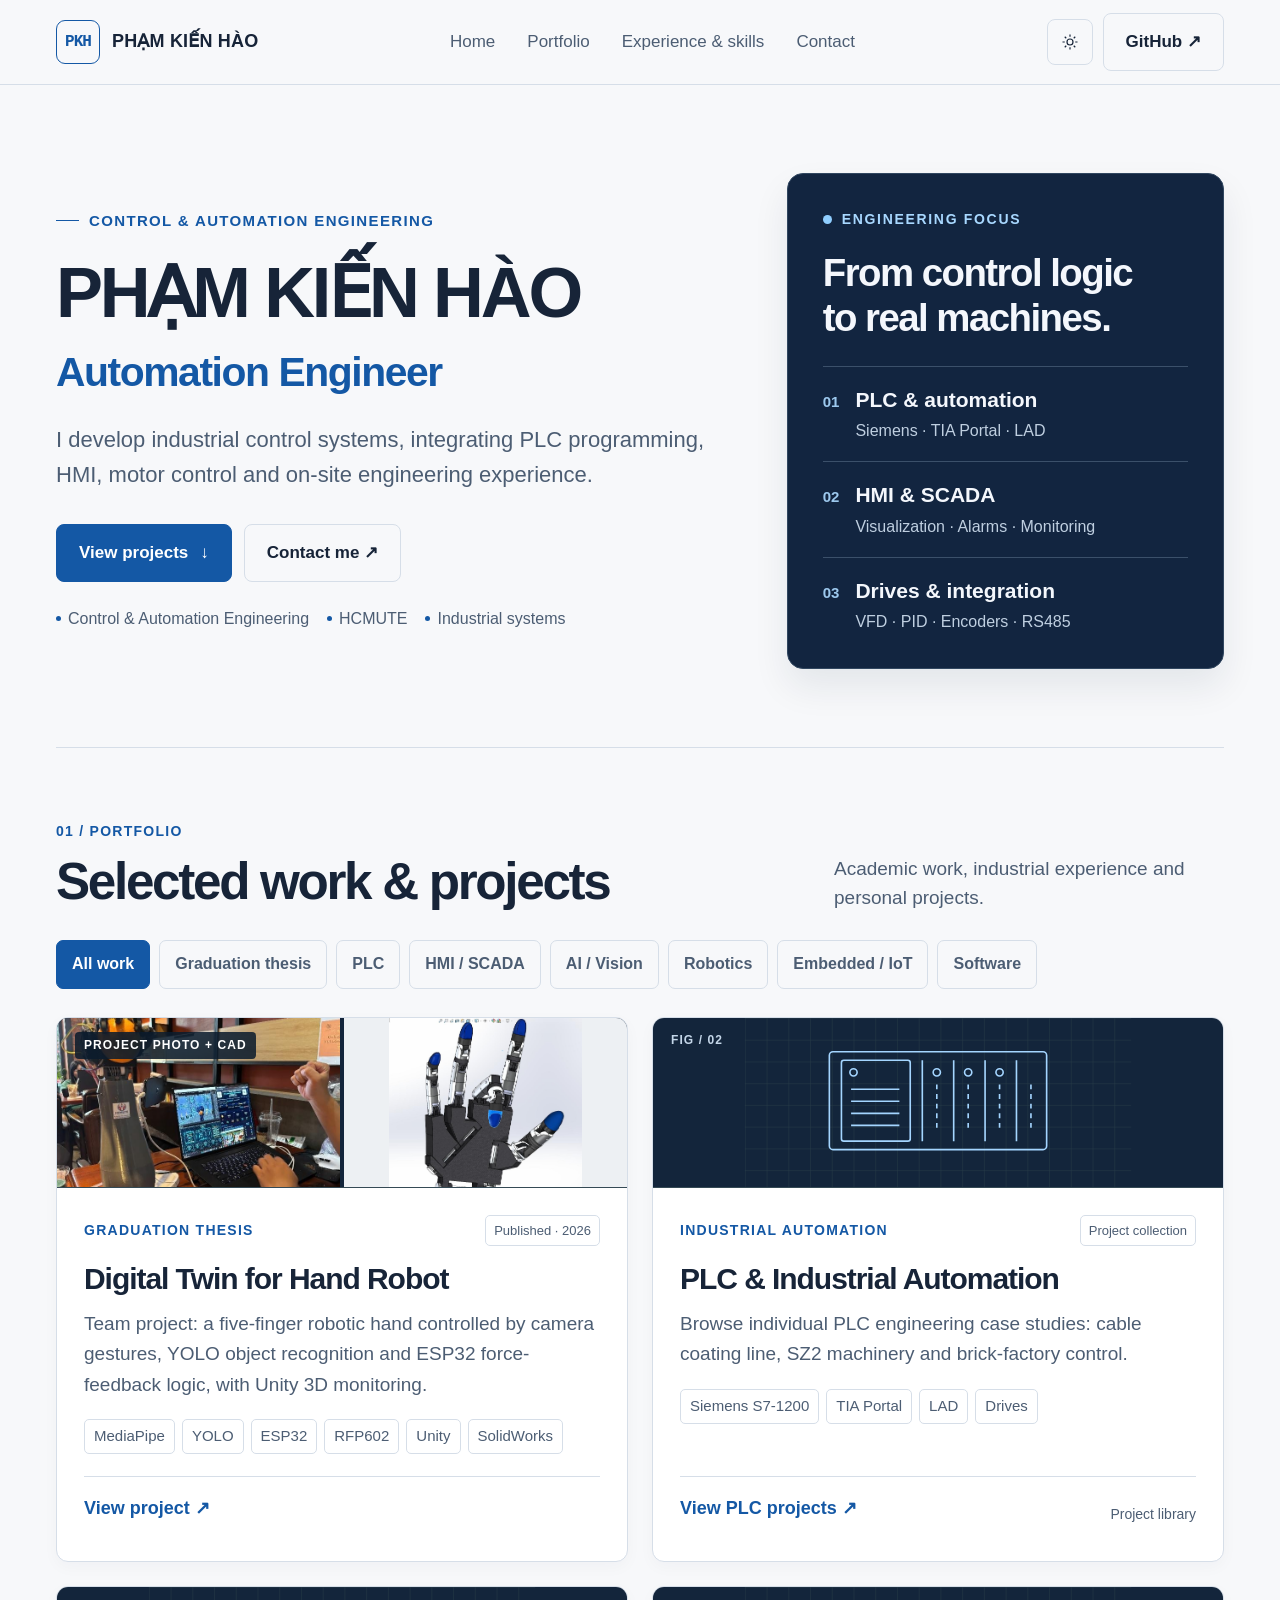
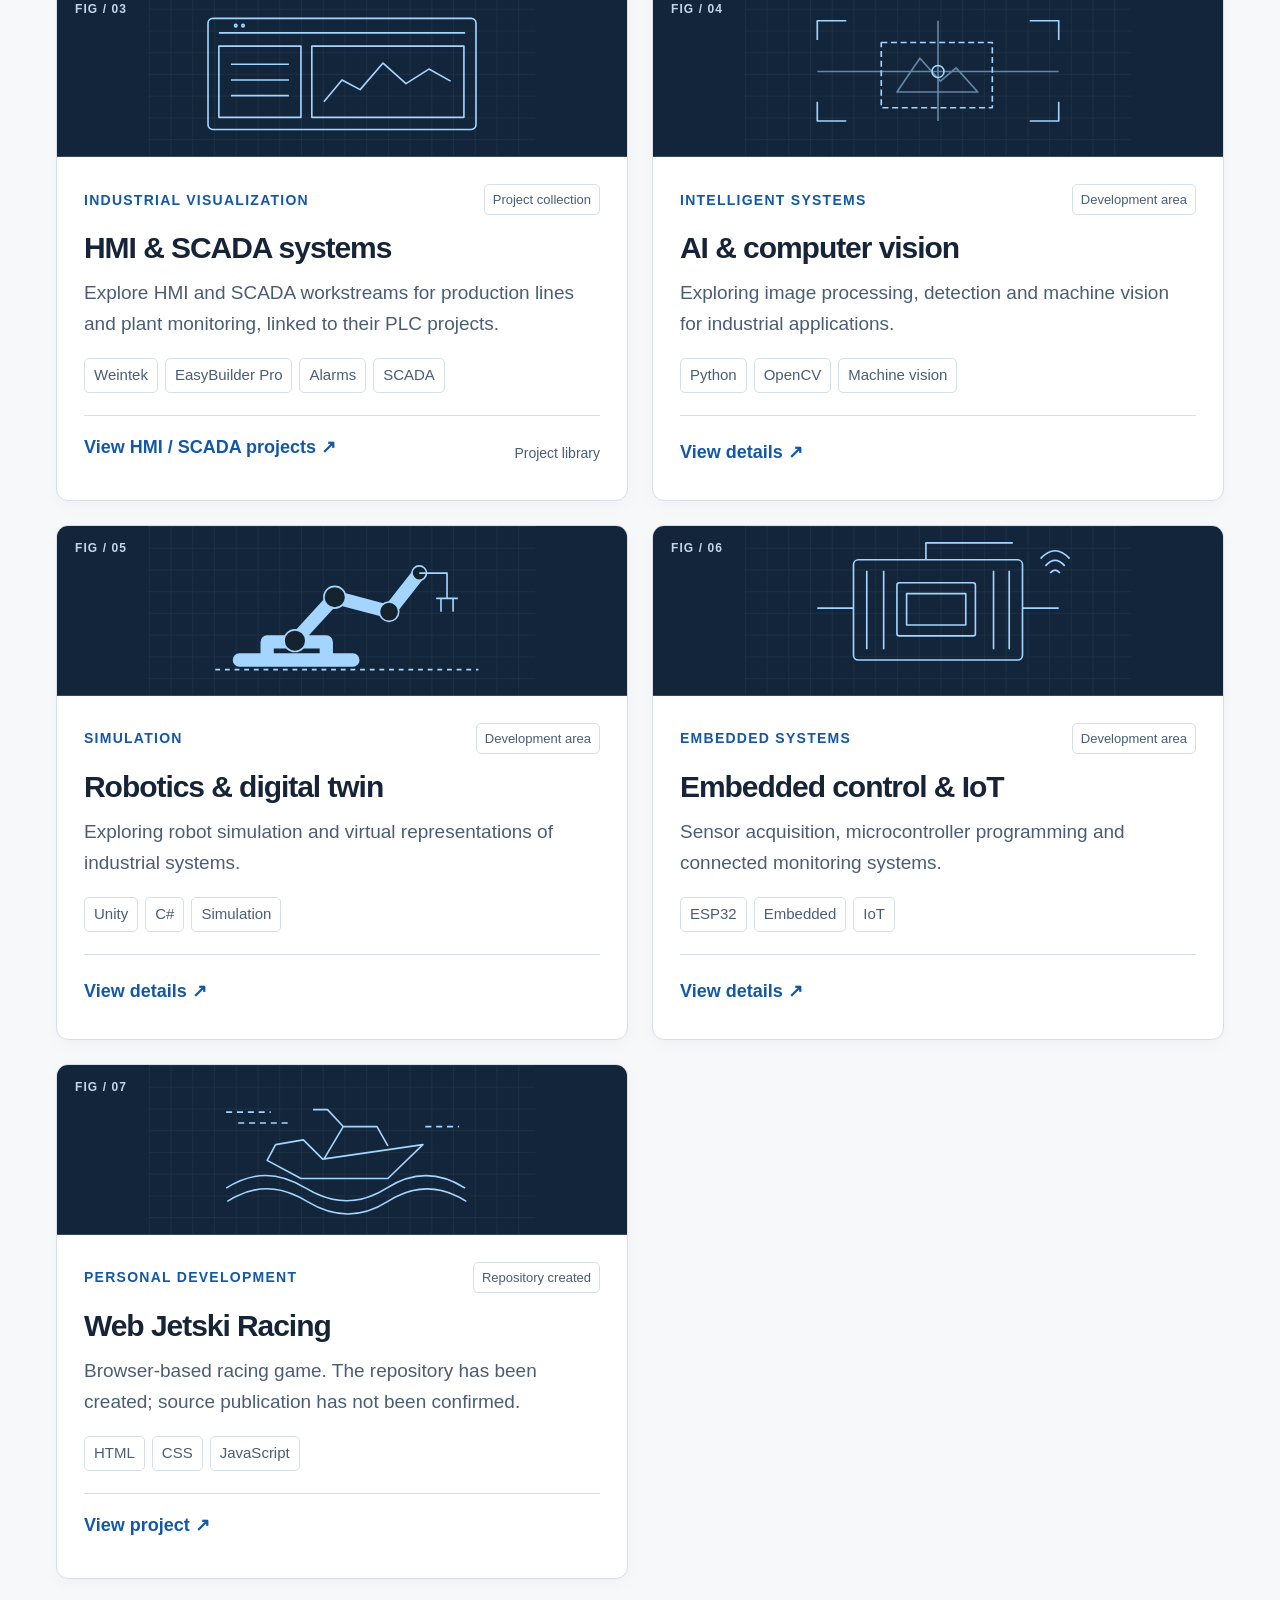
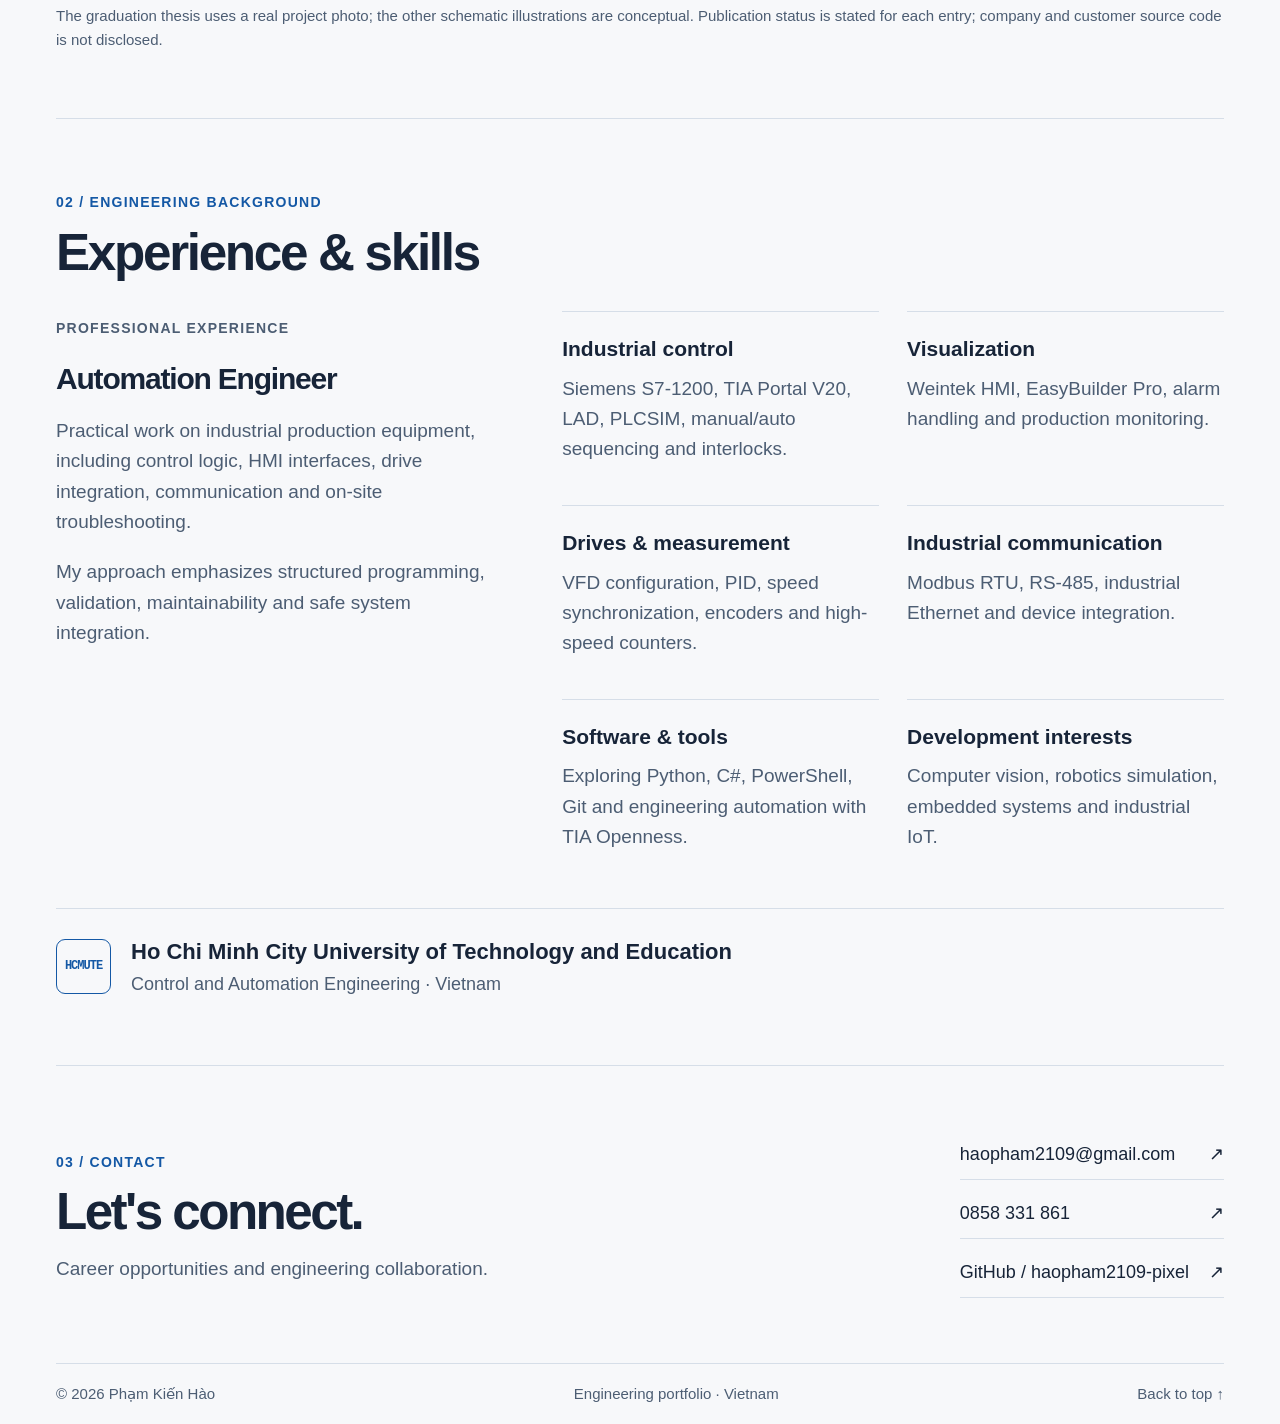
<file: index.html>
<!doctype html>
<html lang="en" data-theme="light">
<head>
<meta charset="utf-8"><meta name="viewport" content="width=device-width,initial-scale=1">
<meta name="description" content="Engineering portfolio of Phạm Kiến Hào — industrial automation, PLC, HMI and control systems.">
<title>Phạm Kiến Hào | Automation Engineer</title>
<style>
:root{color-scheme:dark;--bg:#10171e;--panel:#151f28;--panel2:#1a2630;--ink:#f1f4f3;--muted:#a6b4bf;--line:#33414a;--accent:#93e3ca;--onaccent:#10251f;--nav:rgba(16,23,30,.94);--art:#121e28;--max:1280px}html[data-theme=light]{color-scheme:light;--bg:#f5f6f3;--panel:#fff;--panel2:#eaf0ed;--ink:#16252b;--muted:#4b6069;--line:#ccd7d6;--accent:#006b58;--onaccent:#fff;--nav:rgba(245,246,243,.95);--art:#14232d}*{box-sizing:border-box}html{scroll-behavior:smooth;scroll-padding-top:100px}body{margin:0;background:var(--bg);color:var(--ink);font-family:Inter,'Segoe UI',Arial,sans-serif;line-height:1.6}a{color:inherit;text-decoration:none}button{font:inherit;cursor:pointer}a:focus-visible,button:focus-visible{outline:2px solid var(--accent);outline-offset:4px}button:disabled{cursor:default}h1,h2,h3,p{margin:0}svg{display:block} .wrap{width:min(var(--max),calc(100% - 96px));margin:auto}.mono{font:600 11px/1.5 ui-monospace,Consolas,monospace;letter-spacing:.12em;text-transform:uppercase}.muted{color:var(--muted)}.accent{color:var(--accent)}.nav{position:sticky;top:0;z-index:10;background:var(--nav);backdrop-filter:blur(14px);border-bottom:1px solid var(--line)}.nav-inner{display:flex;align-items:center;justify-content:space-between;gap:24px;height:76px}.brand{display:flex;gap:12px;align-items:center;font-size:14px;font-weight:700;white-space:nowrap}.logo{width:37px;height:37px;display:grid;place-items:center;border:1px solid var(--accent);color:var(--accent);font:bold 14px/1 Consolas,monospace;letter-spacing:-1px}.nav-links{display:flex;gap:28px;align-items:center;color:var(--muted);font-size:14px}.nav-links a:hover{color:var(--accent)}.tools{display:flex;align-items:center;gap:10px}.theme{border:1px solid var(--line);background:none;color:var(--ink);width:38px;height:38px;display:grid;place-items:center;border-radius:4px}.theme svg{width:18px;height:18px;stroke:currentColor;fill:none;stroke-width:1.6}.button{display:inline-flex;align-items:center;justify-content:center;gap:12px;padding:12px 19px;border:1px solid var(--line);border-radius:4px;font-weight:650;font-size:14px;transition:transform .2s,background .2s}.button:hover{transform:translateY(-2px);background:var(--panel2)}.primary{background:var(--accent);color:var(--onaccent);border-color:var(--accent)}.primary:hover{background:var(--accent);filter:brightness(1.05)}.hero{display:grid;grid-template-columns:1.1fr .9fr;gap:55px;align-items:center;padding:76px 0 58px}.eyebrow{display:flex;align-items:center;gap:10px;color:var(--accent);margin-bottom:20px}.eyebrow:before{content:'';width:23px;height:1px;background:currentColor}.hero h1{font-size:clamp(45px,5.15vw,79px);letter-spacing:-.065em;line-height:1.03;font-weight:750}.hero h1 span{display:block;color:var(--accent);font-size:.75em;letter-spacing:-.045em;margin-top:12px}.hero .intro{color:var(--muted);max-width:600px;font-size:17px;line-height:1.7;margin:25px 0 28px}.actions{display:flex;flex-wrap:wrap;gap:12px}.hero-meta{margin-top:30px;color:var(--muted);font-size:12px;display:flex;flex-wrap:wrap;gap:8px 18px}.hero-meta span{display:flex;align-items:center;gap:7px}.hero-meta span:before{content:'';width:5px;height:5px;background:var(--accent);border-radius:50%}.schematic{color:#91e2cb;background:#121f29;border:1px solid #344851;position:relative;border-radius:5px;overflow:hidden;box-shadow:0 22px 55px #0002}.schematic header,.schematic footer{display:flex;justify-content:space-between;align-items:center;padding:13px 18px;border-bottom:1px solid #344851;color:#aebec8;font-size:10px;gap:10px}.schematic footer{border-top:1px solid #344851;border-bottom:0}.schematic svg{width:100%;height:auto}.strip{display:grid;grid-template-columns:repeat(4,1fr);border-block:1px solid var(--line)}.strip div{padding:23px 20px;border-right:1px solid var(--line)}.strip div:first-child{padding-left:0}.strip div:last-child{border:0}.strip strong{display:block;font-size:16px;font-weight:650}.strip small{color:var(--muted);font-size:12px}.section{padding:65px 0;border-bottom:1px solid var(--line)}.sectionhead{display:flex;align-items:end;justify-content:space-between;gap:24px;margin-bottom:27px}.sectionhead h2{font-size:clamp(30px,3.5vw,47px);line-height:1.1;letter-spacing:-.045em;margin-top:8px}.sectionhead p{max-width:460px;color:var(--muted);font-size:14px}.filters{display:flex;flex-wrap:wrap;gap:8px;margin-bottom:21px}.filter{border:1px solid var(--line);border-radius:3px;background:transparent;color:var(--muted);font-size:12px;padding:8px 13px;font-weight:600}.filter[aria-pressed=true]{background:var(--accent);color:var(--onaccent);border-color:var(--accent)}.filter:hover:not([aria-pressed=true]){color:var(--ink);background:var(--panel)}.projects{display:grid;grid-template-columns:repeat(3,1fr);gap:16px}.project{border:1px solid var(--line);background:var(--panel);border-radius:5px;overflow:hidden;display:flex;flex-direction:column;transition:border-color .2s,transform .2s}.project:hover{border-color:var(--accent);transform:translateY(-3px)}.project[hidden]{display:none}.art{background:var(--art);height:145px;border-bottom:1px solid #354a55;color:#8cdcc6;position:relative;overflow:hidden}.art svg{width:100%;height:100%}.art-label{position:absolute;left:13px;top:11px;color:#9badb9;font-size:9px;letter-spacing:.1em}.project-content{padding:21px;flex:1;display:flex;flex-direction:column}.project-top{display:flex;align-items:center;justify-content:space-between;gap:8px;margin-bottom:12px}.category{color:var(--accent)}.status{color:var(--muted);font-size:10px;border:1px solid var(--line);border-radius:3px;padding:3px 6px;white-space:nowrap}.project h3{font-size:22px;letter-spacing:-.035em;line-height:1.23;margin-bottom:10px}.project p{font-size:14px;color:var(--muted);margin-bottom:16px}.tags{display:flex;flex-wrap:wrap;gap:5px;margin:0 0 18px}.tags span{font-size:11px;border:1px solid var(--line);padding:3px 7px;border-radius:3px;color:var(--muted)}.project-bottom{margin-top:auto;border-top:1px solid var(--line);padding-top:13px;display:flex;align-items:center;justify-content:space-between;gap:10px}.project-bottom button,.textlink{border:0;background:none;padding:0;color:var(--accent);font-weight:650;font-size:13px;text-align:left}.project-bottom button:hover,.textlink:hover{text-decoration:underline}.project-bottom small{color:var(--muted);font:11px Consolas,monospace}.note{color:var(--muted);font-size:12px;margin-top:18px}.skills-layout{display:grid;grid-template-columns: .7fr 1.3fr;gap:50px}.experience h3{font-size:25px;letter-spacing:-.04em;margin:12px 0}.experience p{color:var(--muted);font-size:15px;margin-bottom:20px}.skills{display:grid;grid-template-columns:1fr 1fr;gap:14px}.skill{border-top:1px solid var(--line);padding:17px 0}.skill h3{font-size:15px;margin-bottom:7px}.skill p{color:var(--muted);font-size:13px}.education{display:flex;align-items:center;gap:20px;margin-top:35px;border-top:1px solid var(--line);padding-top:25px}.education .logo{flex:none;width:55px;height:55px;font-size:12px}.education strong{display:block;font-size:15px}.education p{color:var(--muted);font-size:13px}.contact{display:flex;justify-content:space-between;align-items:center;gap:35px;padding:55px 0}.contact h2{font-size:clamp(32px,4vw,53px);line-height:1.1;letter-spacing:-.05em;margin:8px 0 12px}.contact p{color:var(--muted)}.contact-links{display:grid;gap:10px;min-width:260px}.contact-links a{display:flex;justify-content:space-between;gap:20px;border-bottom:1px solid var(--line);padding:9px 0;font-size:15px}.contact-links a:hover{color:var(--accent)}.page-footer{border-top:1px solid var(--line);padding:18px 0;color:var(--muted);font-size:12px;display:flex;justify-content:space-between;gap:20px}.menu{display:none}dialog{width:min(620px,calc(100% - 32px));padding:28px;border:1px solid var(--line);border-radius:7px;background:var(--panel);color:var(--ink);box-shadow:0 20px 100px #0006}dialog::backdrop{background:#071018bb;backdrop-filter:blur(4px)}.dialog-top{display:flex;justify-content:space-between;align-items:center;gap:10px}.close{border:1px solid var(--line);color:var(--ink);background:transparent;border-radius:4px;width:35px;height:35px;font-size:24px;line-height:1}.dialog-body h2{font-size:30px;line-height:1.2;letter-spacing:-.04em;margin:15px 0}.dialog-body h3{font-size:15px;margin:20px 0 5px}.dialog-body p,.dialog-body li{font-size:15px;color:var(--muted)}.dialog-body ul{padding-left:20px}.dialog-body .button{margin-top:20px}.no-results{padding:30px;border:1px dashed var(--line);color:var(--muted);grid-column:1/-1}.skip{position:absolute;left:-1000px;top:5px;z-index:99;background:var(--accent);color:var(--onaccent);padding:10px}.skip:focus{left:10px}
@media(max-width:1000px){.wrap{width:calc(100% - 56px)}.hero{gap:30px;padding-top:52px}.nav-links{gap:17px}.projects{grid-template-columns:repeat(2,1fr)}.skills-layout{gap:25px}.strip strong{font-size:14px}}
@media(max-width:720px){.wrap{width:calc(100% - 36px)}.nav-inner{height:62px;gap:10px}.brand{font-size:13px}.nav-links{display:none;position:absolute;left:0;right:0;top:62px;background:var(--bg);padding:20px;flex-direction:column;align-items:stretch;border-bottom:1px solid var(--line)}.nav-links.open{display:flex}.menu{display:block}.nav-contact{display:none}.hero{grid-template-columns:1fr;gap:28px;padding:43px 0 30px}.hero h1{font-size:clamp(43px,9vw,65px)}.hero .intro{font-size:16px;margin:18px 0 23px}.hero-meta{margin-top:18px}.strip{grid-template-columns:1fr 1fr}.strip div{padding:13px 10px!important;border-bottom:1px solid var(--line)}.strip div:nth-child(2){border-right:0}.strip div:nth-child(n+3){border-bottom:0}.section{padding:43px 0}.sectionhead{align-items:start;flex-direction:column;gap:12px}.projects{grid-template-columns:1fr}.art{height:155px}.skills-layout{grid-template-columns:1fr;gap:12px}.skills{gap:12px}.contact{align-items:start;flex-direction:column;padding:38px 0;gap:20px}.contact-links{width:100%;min-width:0}.page-footer{font-size:11px;flex-wrap:wrap}.project:hover{transform:none}}
@media(prefers-reduced-motion:reduce){*,*:before,*:after{scroll-behavior:auto!important;transition:none!important}}

/* V2 — editorial portfolio and readable typography */
:root{--max:1360px;--bg:#0c1422;--panel:#142237;--panel2:#1c2d44;--ink:#f4f7fc;--muted:#bcc8d8;--line:#34445c;--accent:#80c9ff;--onaccent:#10223a;--nav:rgba(12,20,34,.97);--art:#13253b}
html[data-theme=light]{--bg:#f7f8fa;--panel:#fff;--panel2:#edf2f8;--ink:#172438;--muted:#4c5d73;--line:#d6dee8;--accent:#1458a5;--onaccent:#fff;--nav:rgba(247,248,250,.97);--art:#13253b}
body{font-family:'Segoe UI',Arial,sans-serif;font-size:19px;line-height:1.65;letter-spacing:0}.wrap{width:min(var(--max),calc(100% - 112px))}.mono{font-family:inherit;font-size:14px;letter-spacing:.09em;line-height:1.45;font-weight:700}.nav-inner{height:84px}.brand{font-size:18px;letter-spacing:.01em}.logo{width:44px;height:44px;border-radius:9px;font-size:16px}.nav-links{font-size:17px;gap:32px}.theme{width:46px;height:46px;border-radius:8px}.button{font-size:17px;padding:14px 22px;border-radius:8px;min-height:52px}.hero{grid-template-columns:1.3fr .85fr;gap:62px;padding:88px 0 78px;align-items:center}.eyebrow{font-size:15px;margin-bottom:22px}.hero h1{font-size:clamp(46px,5.5vw,86px);letter-spacing:-.045em;line-height:1.12;font-weight:780;text-wrap:balance}.hero h1 span{font-size:.58em;margin-top:17px;letter-spacing:-.035em;line-height:1.17;font-weight:650}.hero .intro{font-size:22px;line-height:1.6;margin:25px 0 31px;max-width:690px}.hero-meta{font-size:16px;margin-top:24px}.focus-panel{background:#122540;color:#f4f7fc;padding:34px 35px;border-radius:16px;box-shadow:0 18px 36px #10254015;border:1px solid #314760}.focus-kicker{font-size:14px;font-weight:700;letter-spacing:.12em;color:#a8d8ff;display:flex;align-items:center;gap:10px}.focus-dot{width:9px;height:9px;border-radius:50%;background:#8fceff}.focus-panel h2{font-size:clamp(29px,3vw,43px);line-height:1.17;letter-spacing:-.04em;margin:20px 0 25px}.focus-row{display:flex;gap:16px;align-items:baseline;border-top:1px solid #3b506a;padding:18px 0}.focus-row:last-child{padding-bottom:0}.focus-row>span{font-size:15px;font-weight:650;color:#9dc9ee}.focus-row strong{font-size:21px;line-height:1.3;font-weight:650}.focus-row p{font-size:16px;color:#bfcfe0;margin-top:3px;line-height:1.5}.section{padding:66px 0;border-top:1px solid var(--line);border-bottom:0}.sectionhead{margin-bottom:28px}.sectionhead h2{font-size:clamp(35px,4vw,54px);letter-spacing:-.045em;line-height:1.15}.sectionhead p{font-size:19px;max-width:390px;line-height:1.5}.filters{gap:9px;margin-bottom:28px}.filter{font-size:16px;padding:10px 15px;border-radius:7px;min-height:45px}.projects{grid-template-columns:repeat(2,minmax(0,1fr));gap:24px}.project{border-radius:12px;box-shadow:0 5px 16px #10254008}.art{height:170px;color:#a4d5ff;background:#13253b}.art svg{max-width:480px;margin:auto}.art-label{font-size:12px;color:#c4d6e8;top:14px;left:18px}.project-content{padding:27px}.project-top{margin-bottom:15px;flex-wrap:wrap}.category{font-size:14px}.status{font-size:13px;padding:4px 8px;white-space:normal;border-radius:5px}.project h3{font-size:30px;letter-spacing:-.035em;line-height:1.2;margin-bottom:12px}.project p{font-size:19px;line-height:1.6;margin-bottom:19px}.tags{gap:7px;margin-bottom:22px}.tags span{font-size:15px;padding:4px 9px;border-radius:5px}.project-bottom{padding-top:17px}.project-bottom button,.textlink{font-size:18px;min-height:40px}.project-bottom small{font:14px/1.5 inherit;color:var(--muted);font-family:inherit;font-size:14px}.note{font-size:15px;line-height:1.6;margin-top:25px}.skills-layout{grid-template-columns:.8fr 1.2fr;gap:65px}.experience h3{font-size:30px}.experience p,.skill p{font-size:19px;line-height:1.6}.skill h3{font-size:21px}.skills{gap:20px 28px}.skill{padding:20px 0}.education strong{font-size:22px}.education p{font-size:18px}.contact{border-top:1px solid var(--line);padding:65px 0}.contact h2{font-size:clamp(36px,4vw,58px)}.contact-links a{font-size:18px;overflow-wrap:anywhere}.page-footer{font-size:15px}.dialog-body h2{font-size:36px}.dialog-body h3{font-size:22px}.dialog-body p,.dialog-body li{font-size:19px}.close{width:44px;height:44px}dialog{width:min(740px,calc(100% - 32px));padding:32px;border-radius:12px;max-height:90dvh;overflow:auto}
@media(max-width:1100px){.wrap{width:calc(100% - 64px)}.hero{gap:32px;padding:64px 0}.nav-links{gap:17px;font-size:16px}.focus-panel{padding:25px}.focus-row strong{font-size:20px}.hero h1{font-size:clamp(45px,6vw,70px)}.brand{font-size:16px}.skills-layout{gap:32px}}
@media(max-width:800px){.wrap{width:calc(100% - 40px)}.nav-inner{height:70px}.nav-links{display:none;position:absolute;top:70px;left:0;right:0;padding:22px;background:var(--bg);border-bottom:1px solid var(--line);flex-direction:column;align-items:stretch}.nav-links.open{display:flex}.menu{display:grid}.nav-contact{display:none}.hero{grid-template-columns:1fr;gap:30px;padding:48px 0}.hero h1{font-size:clamp(43px,8.7vw,66px)}.hero .intro{font-size:20px}.hero-meta{font-size:15px}.focus-panel{padding:27px}.focus-panel h2{font-size:34px}.section{padding:46px 0}.sectionhead{flex-direction:column;align-items:flex-start;gap:12px}.sectionhead p{max-width:100%;font-size:18px}.projects{grid-template-columns:1fr}.project-content{padding:23px}.project h3{font-size:29px}.skills-layout{grid-template-columns:1fr;gap:25px}.skills{grid-template-columns:1fr}.contact{flex-direction:column;align-items:flex-start;gap:20px;padding:46px 0}.contact-links{min-width:0;width:100%}.page-footer{flex-wrap:wrap}.education strong{font-size:19px}.education p{font-size:17px}}
@media(max-width:380px){.wrap{width:calc(100% - 28px)}.brand{font-size:14px}.brand .logo{width:36px;height:36px}.theme{width:40px;height:40px}.hero h1{font-size:39px}.hero .intro{font-size:19px}.button{font-size:16px;padding:12px 16px}.focus-panel{padding:21px}.project-content{padding:19px}.project h3{font-size:26px}.project p{font-size:18px}.tags span{font-size:14px}}

/* Thesis project only — preserve all existing V2 layout and typography. */
.project .art--photo{display:grid;grid-template-columns:1fr 1fr;grid-template-rows:minmax(0,1fr);gap:4px;background:#13253b;}
.project-photo{display:block;width:100%;height:100%;min-width:0;min-height:0;object-fit:cover;object-position:center;}
.project .art--photo .project-photo--cad{object-fit:contain;background:#edf0f3;}
.project .art--photo .art-label{background:rgba(11,27,45,.86);color:#fff;padding:5px 9px;border-radius:4px;}
.project-bottom.thesis-links{justify-content:flex-start;flex-wrap:wrap;column-gap:17px;row-gap:7px;}
.project-bottom.thesis-links .textlink{white-space:nowrap;}
.dialog-links{display:flex;flex-wrap:wrap;gap:10px;margin-top:22px;}
.dialog-links .button{margin-top:0;}
</style>
</head>
<body>
<a class="skip" href="#main">Skip to content</a>
<header class="nav"><div class="wrap nav-inner"><a class="brand" href="#top" aria-label="Phạm Kiến Hào, home"><span class="logo">PKH</span><span>PHẠM KIẾN HÀO</span></a><nav class="nav-links" id="navigation" aria-label="Main navigation"><a href="#top">Home</a><a href="#projects">Portfolio</a><a href="#expertise">Experience & skills</a><a href="#contact">Contact</a></nav><div class="tools"><button class="theme" id="theme" aria-label="Switch to dark theme" title="Switch theme"><svg viewBox="0 0 24 24"><circle cx="12" cy="12" r="4"/><path d="M12 2v3m0 14v3M2 12h3m14 0h3M5 5l2 2m10 10 2 2M19 5l-2 2M7 17l-2 2"/></svg></button><a class="button nav-contact" href="https://github.com/haopham2109-pixel" target="_blank" rel="noopener">GitHub ↗</a><button class="theme menu" id="menu" aria-label="Open navigation" aria-expanded="false" aria-controls="navigation">☰</button></div></div></header>
<main id="main" class="wrap">
<section class="hero" id="top"><div><div class="eyebrow mono">CONTROL &amp; AUTOMATION ENGINEERING</div><h1>PHẠM KIẾN HÀO<span>Automation Engineer</span></h1><p class="intro">I develop industrial control systems, integrating PLC programming, HMI, motor control and on-site engineering experience.</p><div class="actions"><a class="button primary" href="#projects">View projects <span aria-hidden="true">↓</span></a><a class="button" href="mailto:haopham2109@gmail.com">Contact me ↗</a></div><div class="hero-meta"><span>Control & Automation Engineering</span><span>HCMUTE</span><span>Industrial systems</span></div></div>
<aside class="focus-panel" aria-label="Core engineering experience">
<div class="focus-kicker"><span class="focus-dot"></span> ENGINEERING FOCUS</div>
<h2>From control logic<br>to real machines.</h2>
<div class="focus-row"><span>01</span><div><strong>PLC &amp; automation</strong><p>Siemens · TIA Portal · LAD</p></div></div>
<div class="focus-row"><span>02</span><div><strong>HMI &amp; SCADA</strong><p>Visualization · Alarms · Monitoring</p></div></div>
<div class="focus-row"><span>03</span><div><strong>Drives &amp; integration</strong><p>VFD · PID · Encoders · RS485</p></div></div>
</aside>
</section>
<section class="section" id="projects"><div class="sectionhead"><div><span class="mono accent">01 / PORTFOLIO</span><h2>Selected work &amp; projects</h2></div><p>Academic work, industrial experience and personal projects.</p></div><div class="filters" role="group" aria-label="Filter projects" id="filters"><button class="filter" data-filter="all" aria-pressed="true">All work</button><button class="filter" data-filter="academic" aria-pressed="false">Graduation thesis</button><button class="filter" data-filter="plc" aria-pressed="false">PLC</button><button class="filter" data-filter="scada" aria-pressed="false">HMI / SCADA</button><button class="filter" data-filter="ai" aria-pressed="false">AI / Vision</button><button class="filter" data-filter="robot" aria-pressed="false">Robotics</button><button class="filter" data-filter="iot" aria-pressed="false">Embedded / IoT</button><button class="filter" data-filter="software" aria-pressed="false">Software</button></div><div class="projects" id="project-grid"></div><p class="note">The graduation thesis uses a real project photo; the other schematic illustrations are conceptual. Publication status is stated for each entry; company and customer source code is not disclosed.</p></section>
<section class="section" id="expertise"><div class="sectionhead"><div><span class="mono accent">02 / Engineering background</span><h2>Experience & skills</h2></div></div><div class="skills-layout"><div class="experience"><span class="mono muted">Professional experience</span><h3>Automation Engineer</h3><p>Practical work on industrial production equipment, including control logic, HMI interfaces, drive integration, communication and on-site troubleshooting.</p><p>My approach emphasizes structured programming, validation, maintainability and safe system integration.</p></div><div class="skills"><div class="skill"><h3>Industrial control</h3><p>Siemens S7-1200, TIA Portal V20, LAD, PLCSIM, manual/auto sequencing and interlocks.</p></div><div class="skill"><h3>Visualization</h3><p>Weintek HMI, EasyBuilder Pro, alarm handling and production monitoring.</p></div><div class="skill"><h3>Drives & measurement</h3><p>VFD configuration, PID, speed synchronization, encoders and high-speed counters.</p></div><div class="skill"><h3>Industrial communication</h3><p>Modbus RTU, RS-485, industrial Ethernet and device integration.</p></div><div class="skill"><h3>Software & tools</h3><p>Exploring Python, C#, PowerShell, Git and engineering automation with TIA Openness.</p></div><div class="skill"><h3>Development interests</h3><p>Computer vision, robotics simulation, embedded systems and industrial IoT.</p></div></div></div><div class="education"><span class="logo">HCMUTE</span><div><strong>Ho Chi Minh City University of Technology and Education</strong><p>Control and Automation Engineering · Vietnam</p></div></div></section>
<section class="contact" id="contact"><div><span class="mono accent">03 / Contact</span><h2>Let's connect.</h2><p>Career opportunities and engineering collaboration.</p></div><div class="contact-links"><a href="mailto:haopham2109@gmail.com">haopham2109@gmail.com <span>↗</span></a><a href="tel:+84858331861">0858 331 861 <span>↗</span></a><a href="https://github.com/haopham2109-pixel" target="_blank" rel="noopener">GitHub / haopham2109-pixel <span>↗</span></a></div></section>
<footer class="page-footer"><span>© 2026 Phạm Kiến Hào</span><span>Engineering portfolio · Vietnam</span><a href="#top">Back to top ↑</a></footer>
</main>
<dialog id="details" aria-labelledby="detail-title"><div class="dialog-top"><span class="mono accent" id="detail-category">Project brief</span><button class="close" aria-label="Close project details" id="close">×</button></div><div class="dialog-body" id="detail-content"></div></dialog>
<script>
// Add future projects here. Use actual screenshots, verified results and real repository URLs only.
const data=[
{cat:'academic',label:'Graduation thesis',title:'Digital Twin for Hand Robot',status:'Published · 2026',art:'thesis',photo:'[data-uri]',cadPhoto:'[data-uri]',desc:'Team project: a five-finger robotic hand controlled by camera gestures, YOLO object recognition and ESP32 force-feedback logic, with Unity 3D monitoring.',tags:['MediaPipe','YOLO','ESP32','RFP602','Unity','SolidWorks'],url:'https://github.com/haopham2109-pixel/Graduation-Thesis',source:'https://github.com/haopham2109-pixel/Graduation-Thesis/tree/main/02_Source_Code',pdf:'https://github.com/haopham2109-pixel/Graduation-Thesis/blob/main/01_Documentation/Reports/DATN_HAO_ANH.pdf',detail:'A 2026 HCMUTE team graduation thesis by Phạm Kiến Hào and Huỳnh Ngọc Hoàng Anh, supervised by Dr. Trần Vi Đô. Python uses MediaPipe to interpret finger gestures and YOLO to identify selected objects. ESP32 drives five tendon-actuated servo fingers and reads RFP602 sensors. Unity and a Web Dashboard display command states and sensor data. The digital twin does not independently measure joint positions.',points:['Designed and built a five-finger tendon-driven prototype with SolidWorks mechanical models and ESP32 servo control.','Implemented hand-gesture tracking, test-object recognition and per-finger contact/force monitoring.','Integrated Python, USB Serial, ESP32, Unity Digital Twin and Web Dashboard.','The thesis reports 8 successful grasps in 8 trials across three predefined objects; this is a small laboratory evaluation, not an industrial performance claim.']},
{cat:'plc',label:'Industrial automation',title:'PLC & Industrial Automation',status:'Project collection',art:'plc',desc:'Browse individual PLC engineering case studies: cable coating line, SZ2 machinery and brick-factory control.',tags:['Siemens S7-1200','TIA Portal','LAD','Drives'],collection:'plc-projects.html',detail:'Individual PLC control systems, including machine sequences, speed synchronization and engineering validation.'},
{cat:'scada',label:'Industrial visualization',title:'HMI & SCADA systems',status:'Project collection',art:'scada',desc:'Explore HMI and SCADA workstreams for production lines and plant monitoring, linked to their PLC projects.',tags:['Weintek','EasyBuilder Pro','Alarms','SCADA'],collection:'scada-projects.html',detail:'Visualization and supervision projects for industrial control systems.'},
{cat:'ai',label:'Intelligent systems',title:'AI & computer vision',status:'Development area',art:'vision',desc:'Exploring image processing, detection and machine vision for industrial applications.',tags:['Python','OpenCV','Machine vision'],detail:'A portfolio category for future AI and computer vision projects. No completed public project or accuracy metric is claimed.',points:['Add a real dataset and explain the inspection problem.','Document the method, test procedure and actual evaluation metrics.']},
{cat:'robot',label:'Simulation',title:'Robotics & digital twin',status:'Development area',art:'robot',desc:'Exploring robot simulation and virtual representations of industrial systems.',tags:['Unity','C#','Simulation'],detail:'A planned portfolio category for robotics and simulation work.',points:['Add a functional robot or industrial simulation.','Document the control model and a reproducible demonstration.']},
{cat:'iot',label:'Embedded systems',title:'Embedded control & IoT',status:'Development area',art:'iot',desc:'Sensor acquisition, microcontroller programming and connected monitoring systems.',tags:['ESP32','Embedded','IoT'],detail:'A portfolio category for future embedded and industrial IoT demonstrations.',points:['Add the actual circuit, hardware list and firmware.','Document communication, testing and measured results.']},
{cat:'software',label:'Personal development',title:'Web Jetski Racing',status:'Repository created',art:'game',desc:'Browser-based racing game. The repository has been created; source publication has not been confirmed.',tags:['HTML','CSS','JavaScript'],url:'https://github.com/haopham2109-pixel/Web-Jetski-Racing',detail:'A personal browser-game project and an exercise in web development and GitHub workflows.',points:['The GitHub repository is available.','Source code and a playable demo can be linked after publication.']}
];
// Original schematic illustrations, not project evidence.
const drawings={thesis:'<rect x="72" y="24" width="116" height="91" rx="3"/><path d="M86 44h87M86 54h64M86 65h87M86 76h38M86 87h87"/><path d="M205 35h55v68h-55zM214 47h35M214 57h35M214 67h35M214 77h35"/><path d="M188 64h17" stroke-dasharray="3 4"/>',plc:'<rect x="70" y="28" width="180" height="81" rx="3"/><rect x="80" y="35" width="57" height="67" rx="2"/><path d="M147 35v67m26-67v67m26-67v67m26-67v67M88 59h40M88 69h40M88 79h40M88 89h40"/><path d="M159 55v37m26-37v37m26-37v37m26-37v37" stroke-dasharray="4 4"/><circle cx="90" cy="45" r="3"/><circle cx="159" cy="45" r="3"/><circle cx="185" cy="45" r="3"/><circle cx="211" cy="45" r="3"/>',scada:'<rect x="49" y="26" width="222" height="92" rx="4"/><path d="M58 38h204M58 49h68v59H58zM135 49h126v59H135zM145 95l15-18 15 8 19-22 19 17 19-12 18 10M68 64h48M68 77h48M68 90h48"/><circle cx="72" cy="32" r="1"/><circle cx="78" cy="32" r="1"/>',vision:'<path d="M60 44V28h24m152 0h24v16m0 51v16h-24m-152 0H60V95"/><rect x="113" y="46" width="92" height="54" stroke-dasharray="5 3"/><path d="M126 87l19-28 17 19 13-11 18 20zM160 28v83M60 70h200" opacity=".55"/><circle cx="160" cy="70" r="5"/>',robot:'<path d="M75 111h94M98 111V96h49v15M121 95l33-36 45 12 25-32" stroke-width="11" stroke-linecap="round" stroke-linejoin="round"/><g fill="#14232d"><circle cx="121" cy="95" r="9"/><circle cx="154" cy="59" r="9"/><circle cx="199" cy="71" r="8"/><circle cx="224" cy="39" r="6"/></g><path d="M224 39h23v21m-9 0h18m-14 0v11m10-11v11"/><path d="M55 119h218" stroke-dasharray="4 4"/>',iot:'<rect x="90" y="28" width="140" height="83" rx="4"/><rect x="126" y="47" width="65" height="44" rx="2"/><path d="M101 37v65m118-65v65M115 37v65m91-65v65M134 56h49v26h-49zM60 68h30m140 0h30M150 28V14h72"/><path d="M245 27q12-13 24 0m-20 6q8-9 16 0m-12 6q4-5 8 0"/>',game:'<path d="M64 102c22-14 43-14 66 0s45 14 67 0 43-14 65 0M65 113c22-14 43-14 66 0s45 14 67 0 43-14 65 0M98 79l28 15h72l29-28-83 12-16-16-23 4zM145 78l16-27h28l9 16M161 51l-13-14h-12"/><path d="M64 39h37m-27 9h45M229 51h28" stroke-dasharray="5 4"/>'};
function art(key){return `<svg viewBox="0 0 320 140" aria-hidden="true"><defs><pattern id="p-${key}" width="18" height="18" patternUnits="userSpaceOnUse"><path d="M18 0H0V18" fill="none" stroke="#2a3e49" stroke-width=".7"/></pattern></defs><rect width="320" height="140" fill="url(#p-${key})"/><g fill="none" stroke="currentColor" stroke-width="1.35" stroke-linejoin="round">${drawings[key]||drawings.thesis}</g></svg>`}
const grid=document.querySelector('#project-grid');
data.forEach((p,i)=>{
  const el=document.createElement('article');
  el.className='project';el.dataset.category=p.cat;
  const artwork=p.photo
    ? `<img class="project-photo" src="${p.photo}" alt="Physical robotic hand prototype gripping an orange, from the graduation thesis" loading="lazy" decoding="async">${p.cadPhoto?`<img class="project-photo project-photo--cad" src="${p.cadPhoto}" alt="SolidWorks CAD design of the team's five-finger robotic hand" loading="lazy" decoding="async">`:''}`
    : art(p.art);
  const links=p.collection
    ? `<div class="project-bottom"><a class="textlink collection-link" href="${p.collection}" aria-label="Explore ${p.title} projects">View ${p.cat==='plc'?'PLC':'HMI / SCADA'} projects ↗</a><small>Project library</small></div>`
    : p.pdf
    ? `<div class="project-bottom"><a class="textlink" href="project-files.html?repo=Graduation-Thesis">View project ↗</a></div>`
    : `<div class="project-bottom">${p.url?`<a class="textlink" href="project-files.html?repo=${encodeURIComponent(p.url.split('/').pop())}">View project ↗</a>`:`<button data-index="${i}">View details ↗</button>`}</div>`;
  el.innerHTML=`<div class="art${p.photo?' art--photo':''}">${artwork}<span class="art-label mono">${p.photo?'PROJECT PHOTO + CAD':`FIG / ${String(i+1).padStart(2,'0')}`}</span></div><div class="project-content"><div class="project-top"><span class="category mono">${p.label}</span><span class="status">${p.status}</span></div><h3>${p.title}</h3><p>${p.desc}</p><div class="tags">${p.tags.map(t=>`<span>${t}</span>`).join('')}</div>${links}</div>`;
  grid.append(el);
});
const buttons=[...document.querySelectorAll('.filter')];buttons.forEach(b=>b.addEventListener('click',()=>{buttons.forEach(x=>x.setAttribute('aria-pressed',String(x===b)));document.querySelectorAll('.project').forEach(p=>p.hidden=b.dataset.filter!=='all'&&p.dataset.category!==b.dataset.filter)}));
const dialog=document.querySelector('#details');
grid.addEventListener('click',e=>{
  const b=e.target.closest('[data-index]');if(!b)return;
  const p=data[+b.dataset.index];
  document.querySelector('#detail-category').textContent=p.label+' / '+p.status;
  const heading=p.pdf?'Technical highlights':(p.cat==='academic'||['ai','robot','iot'].includes(p.cat)?'Planned documentation':'Scope & evidence');
  const links=p.pdf
    ? `<div class="dialog-links"><a class="button primary" href="project-files.html?repo=Graduation-Thesis">View project ↗</a></div>`
    : (p.url?`<a class="button primary" href="project-files.html?repo=${encodeURIComponent(p.url.split('/').pop())}">View project ↗</a>`:'');
  document.querySelector('#detail-content').innerHTML=`<h2 id="detail-title">${p.title}</h2><p>${p.detail}</p><h3>${heading}</h3><ul>${p.points.map(s=>`<li>${s}</li>`).join('')}</ul>${links}`;
  dialog.showModal();
});
document.querySelector('#close').addEventListener('click',()=>dialog.close());
dialog.addEventListener('click',e=>{if(e.target===dialog){const r=dialog.getBoundingClientRect();if(e.clientX<r.left||e.clientX>r.right||e.clientY<r.top||e.clientY>r.bottom)dialog.close()}});
const theme=document.querySelector('#theme');function setTheme(t){document.documentElement.dataset.theme=t;theme.setAttribute('aria-label',`Switch to ${t==='dark'?'light':'dark'} theme`);try{localStorage.setItem('pkh-theme-v2',t)}catch{}}try{if(['dark','light'].includes(localStorage.getItem('pkh-theme-v2')))setTheme(localStorage.getItem('pkh-theme-v2'))}catch{}theme.addEventListener('click',()=>setTheme(document.documentElement.dataset.theme==='dark'?'light':'dark'));
const menu=document.querySelector('#menu'),nav=document.querySelector('#navigation');function toggleMenu(v){nav.classList.toggle('open',v);menu.setAttribute('aria-expanded',String(v));menu.setAttribute('aria-label',v?'Close navigation':'Open navigation')}menu.addEventListener('click',()=>toggleMenu(!nav.classList.contains('open')));nav.querySelectorAll('a').forEach(a=>a.addEventListener('click',()=>toggleMenu(false)));
</script>
</body></html>
</file>
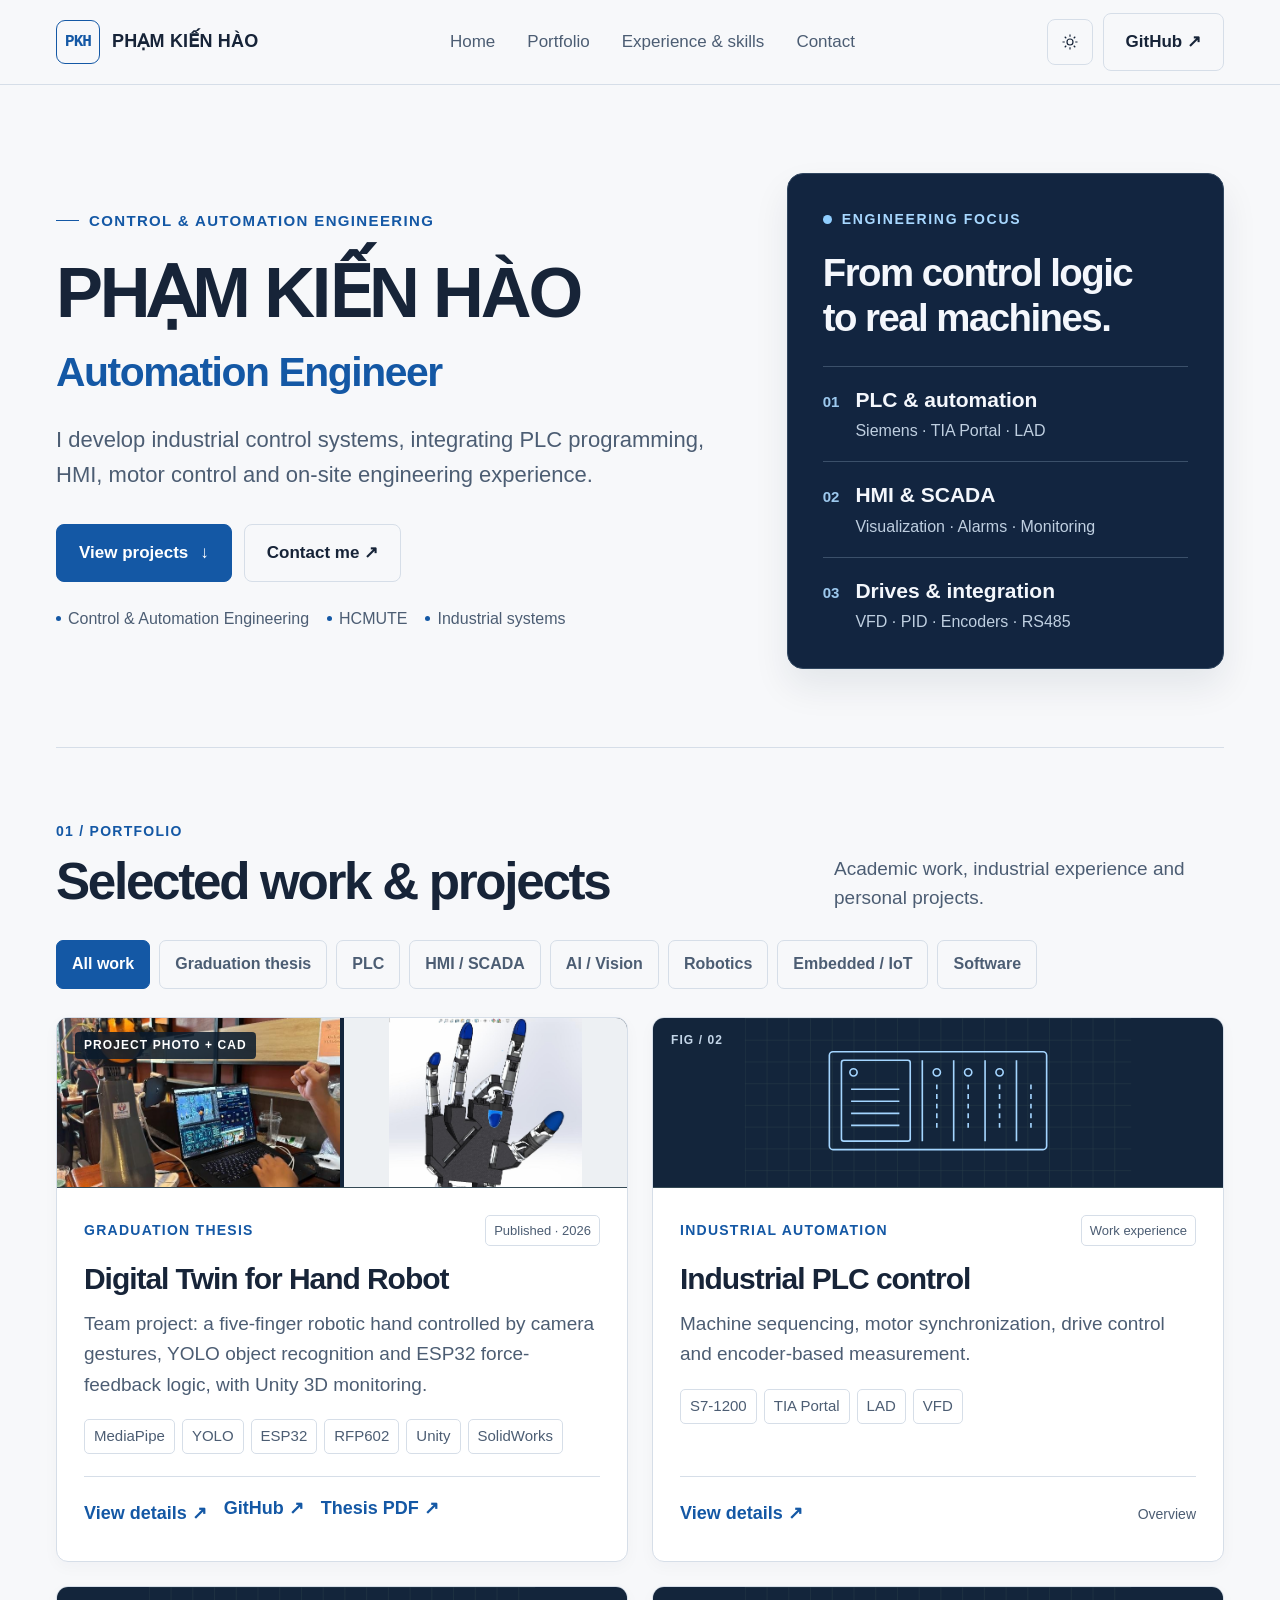
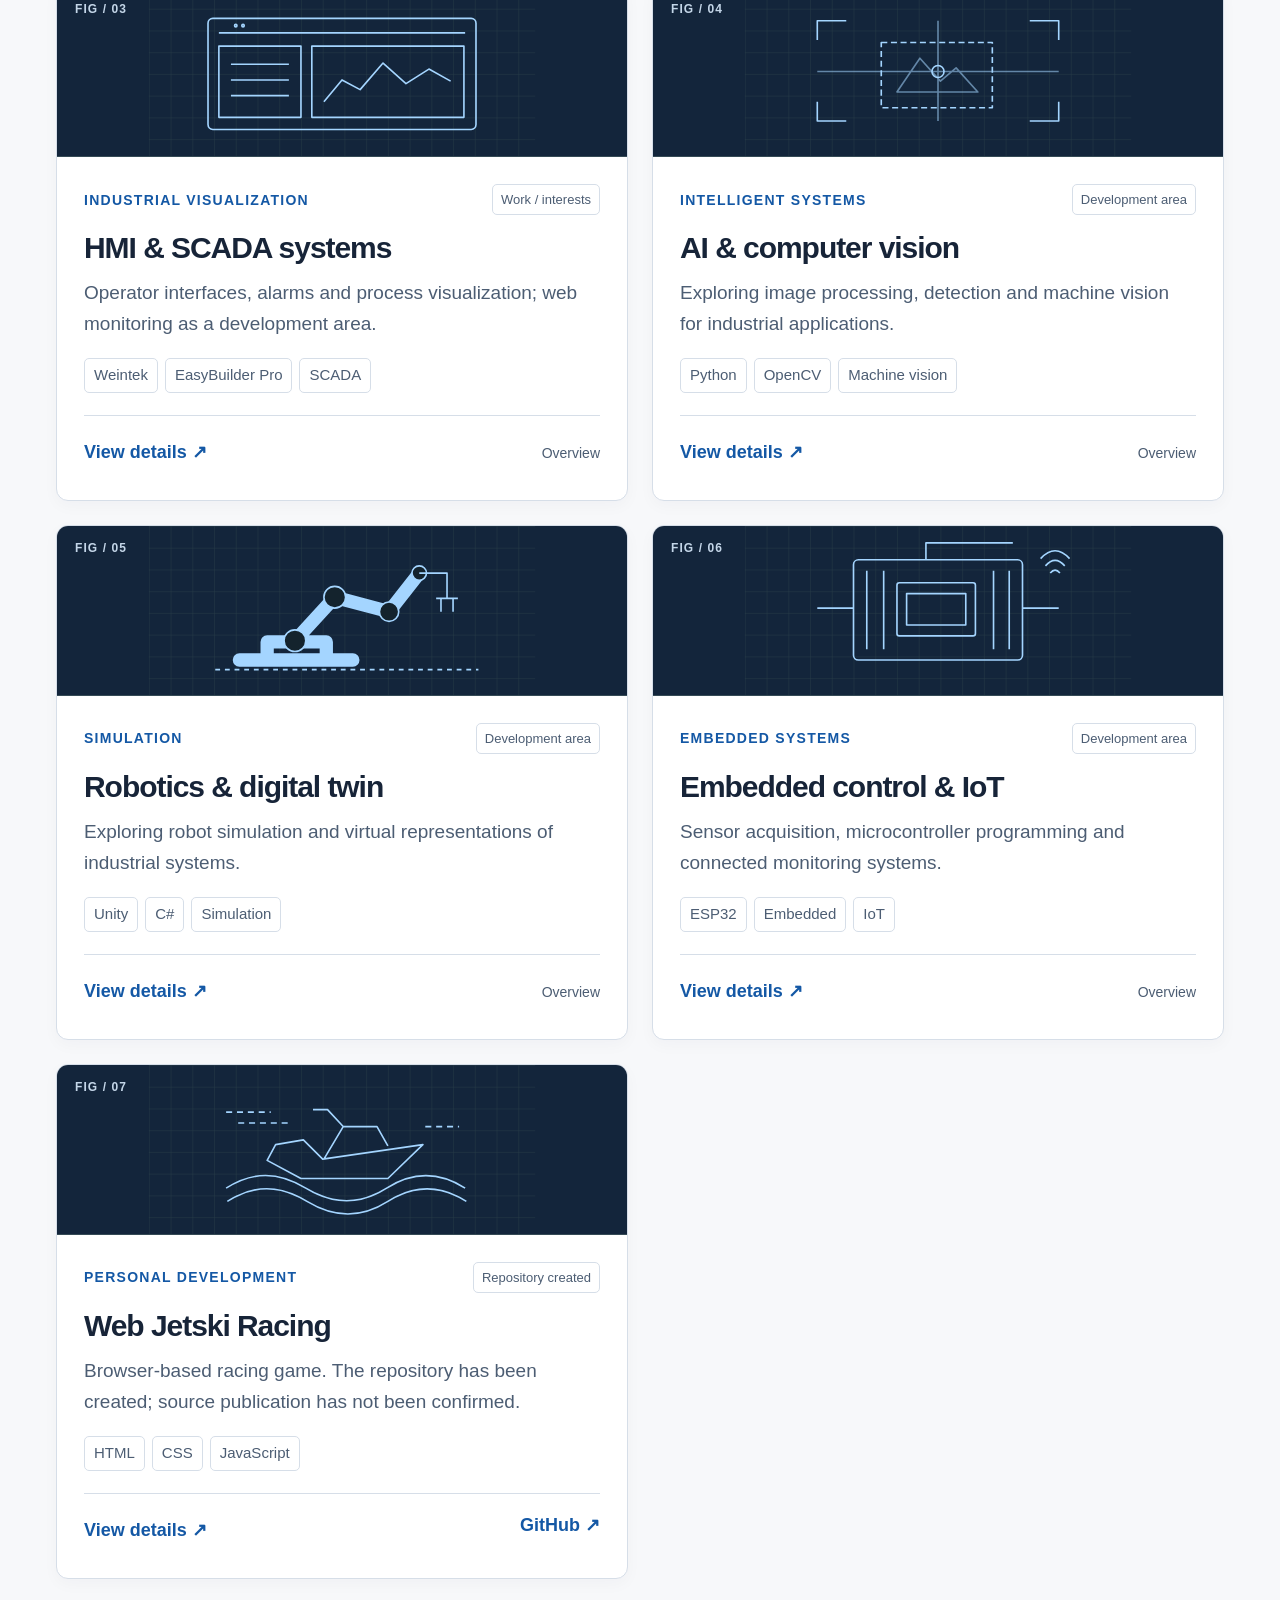
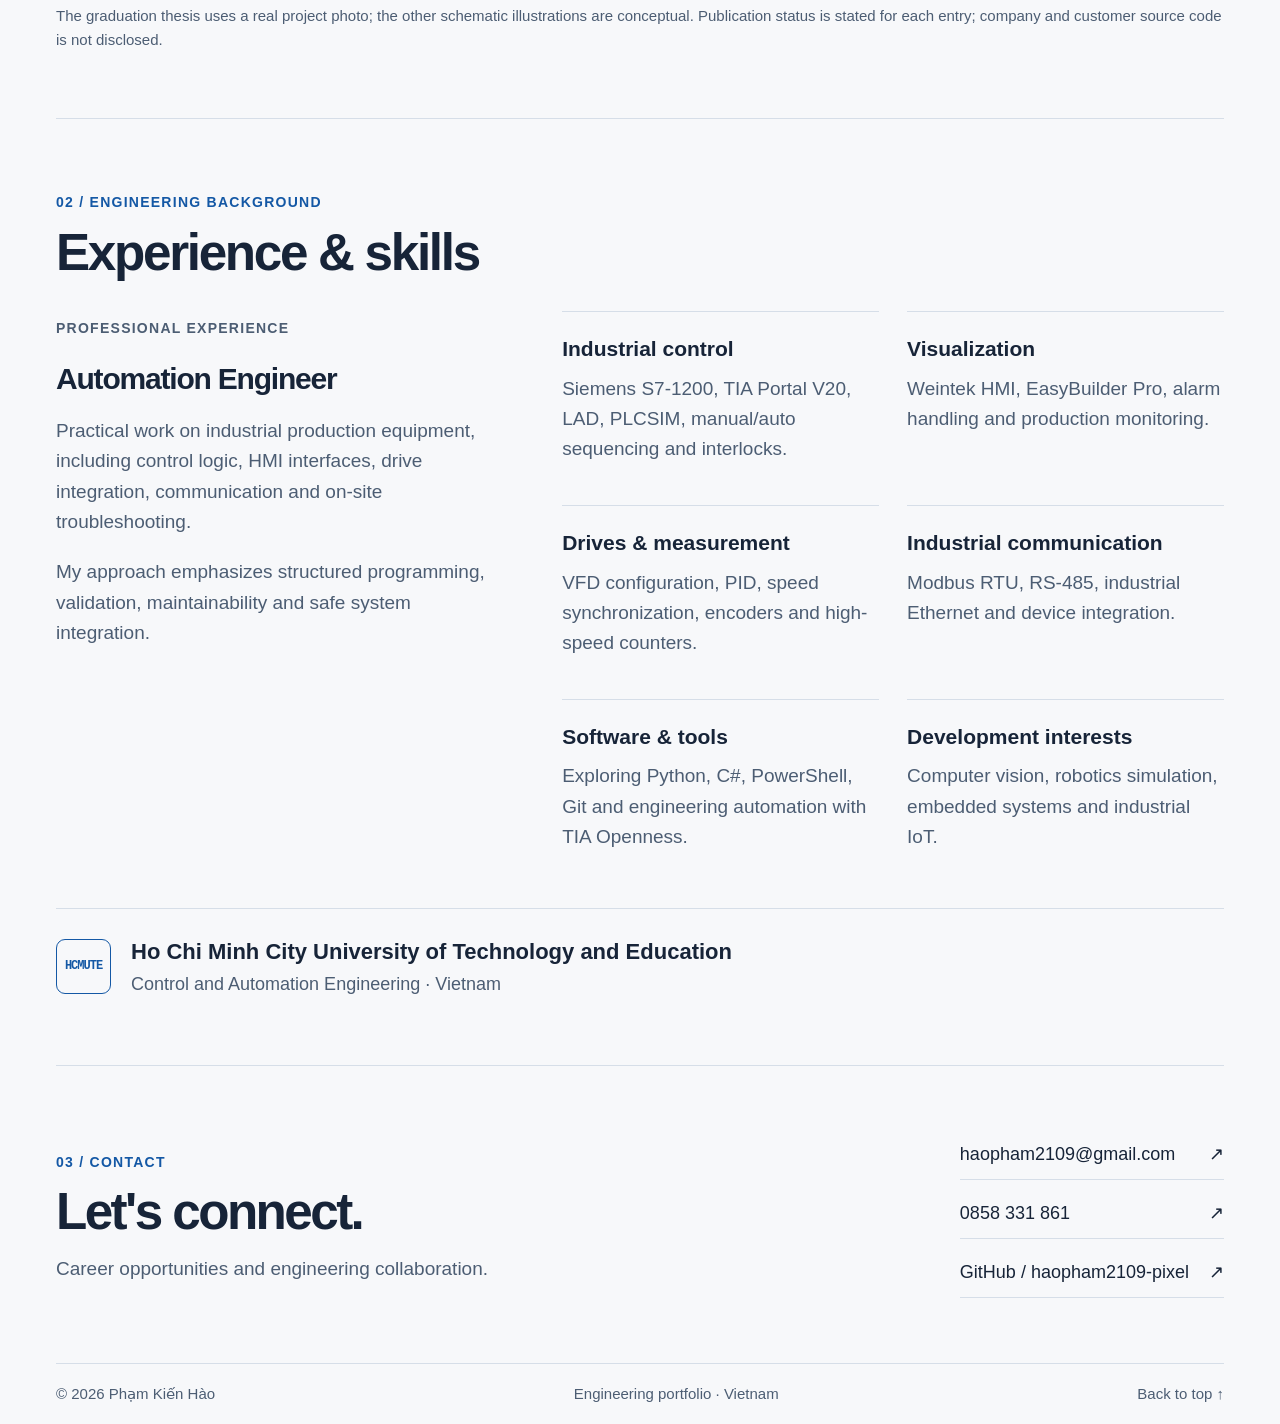
<file: index (1).html>
<!doctype html>
<html lang="en" data-theme="light">
<head>
<meta charset="utf-8"><meta name="viewport" content="width=device-width,initial-scale=1">
<meta name="description" content="Engineering portfolio of Phạm Kiến Hào — industrial automation, PLC, HMI and control systems.">
<title>Phạm Kiến Hào | Automation Engineer</title>
<style>
:root{color-scheme:dark;--bg:#10171e;--panel:#151f28;--panel2:#1a2630;--ink:#f1f4f3;--muted:#a6b4bf;--line:#33414a;--accent:#93e3ca;--onaccent:#10251f;--nav:rgba(16,23,30,.94);--art:#121e28;--max:1280px}html[data-theme=light]{color-scheme:light;--bg:#f5f6f3;--panel:#fff;--panel2:#eaf0ed;--ink:#16252b;--muted:#4b6069;--line:#ccd7d6;--accent:#006b58;--onaccent:#fff;--nav:rgba(245,246,243,.95);--art:#14232d}*{box-sizing:border-box}html{scroll-behavior:smooth;scroll-padding-top:100px}body{margin:0;background:var(--bg);color:var(--ink);font-family:Inter,'Segoe UI',Arial,sans-serif;line-height:1.6}a{color:inherit;text-decoration:none}button{font:inherit;cursor:pointer}a:focus-visible,button:focus-visible{outline:2px solid var(--accent);outline-offset:4px}button:disabled{cursor:default}h1,h2,h3,p{margin:0}svg{display:block} .wrap{width:min(var(--max),calc(100% - 96px));margin:auto}.mono{font:600 11px/1.5 ui-monospace,Consolas,monospace;letter-spacing:.12em;text-transform:uppercase}.muted{color:var(--muted)}.accent{color:var(--accent)}.nav{position:sticky;top:0;z-index:10;background:var(--nav);backdrop-filter:blur(14px);border-bottom:1px solid var(--line)}.nav-inner{display:flex;align-items:center;justify-content:space-between;gap:24px;height:76px}.brand{display:flex;gap:12px;align-items:center;font-size:14px;font-weight:700;white-space:nowrap}.logo{width:37px;height:37px;display:grid;place-items:center;border:1px solid var(--accent);color:var(--accent);font:bold 14px/1 Consolas,monospace;letter-spacing:-1px}.nav-links{display:flex;gap:28px;align-items:center;color:var(--muted);font-size:14px}.nav-links a:hover{color:var(--accent)}.tools{display:flex;align-items:center;gap:10px}.theme{border:1px solid var(--line);background:none;color:var(--ink);width:38px;height:38px;display:grid;place-items:center;border-radius:4px}.theme svg{width:18px;height:18px;stroke:currentColor;fill:none;stroke-width:1.6}.button{display:inline-flex;align-items:center;justify-content:center;gap:12px;padding:12px 19px;border:1px solid var(--line);border-radius:4px;font-weight:650;font-size:14px;transition:transform .2s,background .2s}.button:hover{transform:translateY(-2px);background:var(--panel2)}.primary{background:var(--accent);color:var(--onaccent);border-color:var(--accent)}.primary:hover{background:var(--accent);filter:brightness(1.05)}.hero{display:grid;grid-template-columns:1.1fr .9fr;gap:55px;align-items:center;padding:76px 0 58px}.eyebrow{display:flex;align-items:center;gap:10px;color:var(--accent);margin-bottom:20px}.eyebrow:before{content:'';width:23px;height:1px;background:currentColor}.hero h1{font-size:clamp(45px,5.15vw,79px);letter-spacing:-.065em;line-height:1.03;font-weight:750}.hero h1 span{display:block;color:var(--accent);font-size:.75em;letter-spacing:-.045em;margin-top:12px}.hero .intro{color:var(--muted);max-width:600px;font-size:17px;line-height:1.7;margin:25px 0 28px}.actions{display:flex;flex-wrap:wrap;gap:12px}.hero-meta{margin-top:30px;color:var(--muted);font-size:12px;display:flex;flex-wrap:wrap;gap:8px 18px}.hero-meta span{display:flex;align-items:center;gap:7px}.hero-meta span:before{content:'';width:5px;height:5px;background:var(--accent);border-radius:50%}.schematic{color:#91e2cb;background:#121f29;border:1px solid #344851;position:relative;border-radius:5px;overflow:hidden;box-shadow:0 22px 55px #0002}.schematic header,.schematic footer{display:flex;justify-content:space-between;align-items:center;padding:13px 18px;border-bottom:1px solid #344851;color:#aebec8;font-size:10px;gap:10px}.schematic footer{border-top:1px solid #344851;border-bottom:0}.schematic svg{width:100%;height:auto}.strip{display:grid;grid-template-columns:repeat(4,1fr);border-block:1px solid var(--line)}.strip div{padding:23px 20px;border-right:1px solid var(--line)}.strip div:first-child{padding-left:0}.strip div:last-child{border:0}.strip strong{display:block;font-size:16px;font-weight:650}.strip small{color:var(--muted);font-size:12px}.section{padding:65px 0;border-bottom:1px solid var(--line)}.sectionhead{display:flex;align-items:end;justify-content:space-between;gap:24px;margin-bottom:27px}.sectionhead h2{font-size:clamp(30px,3.5vw,47px);line-height:1.1;letter-spacing:-.045em;margin-top:8px}.sectionhead p{max-width:460px;color:var(--muted);font-size:14px}.filters{display:flex;flex-wrap:wrap;gap:8px;margin-bottom:21px}.filter{border:1px solid var(--line);border-radius:3px;background:transparent;color:var(--muted);font-size:12px;padding:8px 13px;font-weight:600}.filter[aria-pressed=true]{background:var(--accent);color:var(--onaccent);border-color:var(--accent)}.filter:hover:not([aria-pressed=true]){color:var(--ink);background:var(--panel)}.projects{display:grid;grid-template-columns:repeat(3,1fr);gap:16px}.project{border:1px solid var(--line);background:var(--panel);border-radius:5px;overflow:hidden;display:flex;flex-direction:column;transition:border-color .2s,transform .2s}.project:hover{border-color:var(--accent);transform:translateY(-3px)}.project[hidden]{display:none}.art{background:var(--art);height:145px;border-bottom:1px solid #354a55;color:#8cdcc6;position:relative;overflow:hidden}.art svg{width:100%;height:100%}.art-label{position:absolute;left:13px;top:11px;color:#9badb9;font-size:9px;letter-spacing:.1em}.project-content{padding:21px;flex:1;display:flex;flex-direction:column}.project-top{display:flex;align-items:center;justify-content:space-between;gap:8px;margin-bottom:12px}.category{color:var(--accent)}.status{color:var(--muted);font-size:10px;border:1px solid var(--line);border-radius:3px;padding:3px 6px;white-space:nowrap}.project h3{font-size:22px;letter-spacing:-.035em;line-height:1.23;margin-bottom:10px}.project p{font-size:14px;color:var(--muted);margin-bottom:16px}.tags{display:flex;flex-wrap:wrap;gap:5px;margin:0 0 18px}.tags span{font-size:11px;border:1px solid var(--line);padding:3px 7px;border-radius:3px;color:var(--muted)}.project-bottom{margin-top:auto;border-top:1px solid var(--line);padding-top:13px;display:flex;align-items:center;justify-content:space-between;gap:10px}.project-bottom button,.textlink{border:0;background:none;padding:0;color:var(--accent);font-weight:650;font-size:13px;text-align:left}.project-bottom button:hover,.textlink:hover{text-decoration:underline}.project-bottom small{color:var(--muted);font:11px Consolas,monospace}.note{color:var(--muted);font-size:12px;margin-top:18px}.skills-layout{display:grid;grid-template-columns: .7fr 1.3fr;gap:50px}.experience h3{font-size:25px;letter-spacing:-.04em;margin:12px 0}.experience p{color:var(--muted);font-size:15px;margin-bottom:20px}.skills{display:grid;grid-template-columns:1fr 1fr;gap:14px}.skill{border-top:1px solid var(--line);padding:17px 0}.skill h3{font-size:15px;margin-bottom:7px}.skill p{color:var(--muted);font-size:13px}.education{display:flex;align-items:center;gap:20px;margin-top:35px;border-top:1px solid var(--line);padding-top:25px}.education .logo{flex:none;width:55px;height:55px;font-size:12px}.education strong{display:block;font-size:15px}.education p{color:var(--muted);font-size:13px}.contact{display:flex;justify-content:space-between;align-items:center;gap:35px;padding:55px 0}.contact h2{font-size:clamp(32px,4vw,53px);line-height:1.1;letter-spacing:-.05em;margin:8px 0 12px}.contact p{color:var(--muted)}.contact-links{display:grid;gap:10px;min-width:260px}.contact-links a{display:flex;justify-content:space-between;gap:20px;border-bottom:1px solid var(--line);padding:9px 0;font-size:15px}.contact-links a:hover{color:var(--accent)}.page-footer{border-top:1px solid var(--line);padding:18px 0;color:var(--muted);font-size:12px;display:flex;justify-content:space-between;gap:20px}.menu{display:none}dialog{width:min(620px,calc(100% - 32px));padding:28px;border:1px solid var(--line);border-radius:7px;background:var(--panel);color:var(--ink);box-shadow:0 20px 100px #0006}dialog::backdrop{background:#071018bb;backdrop-filter:blur(4px)}.dialog-top{display:flex;justify-content:space-between;align-items:center;gap:10px}.close{border:1px solid var(--line);color:var(--ink);background:transparent;border-radius:4px;width:35px;height:35px;font-size:24px;line-height:1}.dialog-body h2{font-size:30px;line-height:1.2;letter-spacing:-.04em;margin:15px 0}.dialog-body h3{font-size:15px;margin:20px 0 5px}.dialog-body p,.dialog-body li{font-size:15px;color:var(--muted)}.dialog-body ul{padding-left:20px}.dialog-body .button{margin-top:20px}.no-results{padding:30px;border:1px dashed var(--line);color:var(--muted);grid-column:1/-1}.skip{position:absolute;left:-1000px;top:5px;z-index:99;background:var(--accent);color:var(--onaccent);padding:10px}.skip:focus{left:10px}
@media(max-width:1000px){.wrap{width:calc(100% - 56px)}.hero{gap:30px;padding-top:52px}.nav-links{gap:17px}.projects{grid-template-columns:repeat(2,1fr)}.skills-layout{gap:25px}.strip strong{font-size:14px}}
@media(max-width:720px){.wrap{width:calc(100% - 36px)}.nav-inner{height:62px;gap:10px}.brand{font-size:13px}.nav-links{display:none;position:absolute;left:0;right:0;top:62px;background:var(--bg);padding:20px;flex-direction:column;align-items:stretch;border-bottom:1px solid var(--line)}.nav-links.open{display:flex}.menu{display:block}.nav-contact{display:none}.hero{grid-template-columns:1fr;gap:28px;padding:43px 0 30px}.hero h1{font-size:clamp(43px,9vw,65px)}.hero .intro{font-size:16px;margin:18px 0 23px}.hero-meta{margin-top:18px}.strip{grid-template-columns:1fr 1fr}.strip div{padding:13px 10px!important;border-bottom:1px solid var(--line)}.strip div:nth-child(2){border-right:0}.strip div:nth-child(n+3){border-bottom:0}.section{padding:43px 0}.sectionhead{align-items:start;flex-direction:column;gap:12px}.projects{grid-template-columns:1fr}.art{height:155px}.skills-layout{grid-template-columns:1fr;gap:12px}.skills{gap:12px}.contact{align-items:start;flex-direction:column;padding:38px 0;gap:20px}.contact-links{width:100%;min-width:0}.page-footer{font-size:11px;flex-wrap:wrap}.project:hover{transform:none}}
@media(prefers-reduced-motion:reduce){*,*:before,*:after{scroll-behavior:auto!important;transition:none!important}}

/* V2 — editorial portfolio and readable typography */
:root{--max:1360px;--bg:#0c1422;--panel:#142237;--panel2:#1c2d44;--ink:#f4f7fc;--muted:#bcc8d8;--line:#34445c;--accent:#80c9ff;--onaccent:#10223a;--nav:rgba(12,20,34,.97);--art:#13253b}
html[data-theme=light]{--bg:#f7f8fa;--panel:#fff;--panel2:#edf2f8;--ink:#172438;--muted:#4c5d73;--line:#d6dee8;--accent:#1458a5;--onaccent:#fff;--nav:rgba(247,248,250,.97);--art:#13253b}
body{font-family:'Segoe UI',Arial,sans-serif;font-size:19px;line-height:1.65;letter-spacing:0}.wrap{width:min(var(--max),calc(100% - 112px))}.mono{font-family:inherit;font-size:14px;letter-spacing:.09em;line-height:1.45;font-weight:700}.nav-inner{height:84px}.brand{font-size:18px;letter-spacing:.01em}.logo{width:44px;height:44px;border-radius:9px;font-size:16px}.nav-links{font-size:17px;gap:32px}.theme{width:46px;height:46px;border-radius:8px}.button{font-size:17px;padding:14px 22px;border-radius:8px;min-height:52px}.hero{grid-template-columns:1.3fr .85fr;gap:62px;padding:88px 0 78px;align-items:center}.eyebrow{font-size:15px;margin-bottom:22px}.hero h1{font-size:clamp(46px,5.5vw,86px);letter-spacing:-.045em;line-height:1.12;font-weight:780;text-wrap:balance}.hero h1 span{font-size:.58em;margin-top:17px;letter-spacing:-.035em;line-height:1.17;font-weight:650}.hero .intro{font-size:22px;line-height:1.6;margin:25px 0 31px;max-width:690px}.hero-meta{font-size:16px;margin-top:24px}.focus-panel{background:#122540;color:#f4f7fc;padding:34px 35px;border-radius:16px;box-shadow:0 18px 36px #10254015;border:1px solid #314760}.focus-kicker{font-size:14px;font-weight:700;letter-spacing:.12em;color:#a8d8ff;display:flex;align-items:center;gap:10px}.focus-dot{width:9px;height:9px;border-radius:50%;background:#8fceff}.focus-panel h2{font-size:clamp(29px,3vw,43px);line-height:1.17;letter-spacing:-.04em;margin:20px 0 25px}.focus-row{display:flex;gap:16px;align-items:baseline;border-top:1px solid #3b506a;padding:18px 0}.focus-row:last-child{padding-bottom:0}.focus-row>span{font-size:15px;font-weight:650;color:#9dc9ee}.focus-row strong{font-size:21px;line-height:1.3;font-weight:650}.focus-row p{font-size:16px;color:#bfcfe0;margin-top:3px;line-height:1.5}.section{padding:66px 0;border-top:1px solid var(--line);border-bottom:0}.sectionhead{margin-bottom:28px}.sectionhead h2{font-size:clamp(35px,4vw,54px);letter-spacing:-.045em;line-height:1.15}.sectionhead p{font-size:19px;max-width:390px;line-height:1.5}.filters{gap:9px;margin-bottom:28px}.filter{font-size:16px;padding:10px 15px;border-radius:7px;min-height:45px}.projects{grid-template-columns:repeat(2,minmax(0,1fr));gap:24px}.project{border-radius:12px;box-shadow:0 5px 16px #10254008}.art{height:170px;color:#a4d5ff;background:#13253b}.art svg{max-width:480px;margin:auto}.art-label{font-size:12px;color:#c4d6e8;top:14px;left:18px}.project-content{padding:27px}.project-top{margin-bottom:15px;flex-wrap:wrap}.category{font-size:14px}.status{font-size:13px;padding:4px 8px;white-space:normal;border-radius:5px}.project h3{font-size:30px;letter-spacing:-.035em;line-height:1.2;margin-bottom:12px}.project p{font-size:19px;line-height:1.6;margin-bottom:19px}.tags{gap:7px;margin-bottom:22px}.tags span{font-size:15px;padding:4px 9px;border-radius:5px}.project-bottom{padding-top:17px}.project-bottom button,.textlink{font-size:18px;min-height:40px}.project-bottom small{font:14px/1.5 inherit;color:var(--muted);font-family:inherit;font-size:14px}.note{font-size:15px;line-height:1.6;margin-top:25px}.skills-layout{grid-template-columns:.8fr 1.2fr;gap:65px}.experience h3{font-size:30px}.experience p,.skill p{font-size:19px;line-height:1.6}.skill h3{font-size:21px}.skills{gap:20px 28px}.skill{padding:20px 0}.education strong{font-size:22px}.education p{font-size:18px}.contact{border-top:1px solid var(--line);padding:65px 0}.contact h2{font-size:clamp(36px,4vw,58px)}.contact-links a{font-size:18px;overflow-wrap:anywhere}.page-footer{font-size:15px}.dialog-body h2{font-size:36px}.dialog-body h3{font-size:22px}.dialog-body p,.dialog-body li{font-size:19px}.close{width:44px;height:44px}dialog{width:min(740px,calc(100% - 32px));padding:32px;border-radius:12px;max-height:90dvh;overflow:auto}
@media(max-width:1100px){.wrap{width:calc(100% - 64px)}.hero{gap:32px;padding:64px 0}.nav-links{gap:17px;font-size:16px}.focus-panel{padding:25px}.focus-row strong{font-size:20px}.hero h1{font-size:clamp(45px,6vw,70px)}.brand{font-size:16px}.skills-layout{gap:32px}}
@media(max-width:800px){.wrap{width:calc(100% - 40px)}.nav-inner{height:70px}.nav-links{display:none;position:absolute;top:70px;left:0;right:0;padding:22px;background:var(--bg);border-bottom:1px solid var(--line);flex-direction:column;align-items:stretch}.nav-links.open{display:flex}.menu{display:grid}.nav-contact{display:none}.hero{grid-template-columns:1fr;gap:30px;padding:48px 0}.hero h1{font-size:clamp(43px,8.7vw,66px)}.hero .intro{font-size:20px}.hero-meta{font-size:15px}.focus-panel{padding:27px}.focus-panel h2{font-size:34px}.section{padding:46px 0}.sectionhead{flex-direction:column;align-items:flex-start;gap:12px}.sectionhead p{max-width:100%;font-size:18px}.projects{grid-template-columns:1fr}.project-content{padding:23px}.project h3{font-size:29px}.skills-layout{grid-template-columns:1fr;gap:25px}.skills{grid-template-columns:1fr}.contact{flex-direction:column;align-items:flex-start;gap:20px;padding:46px 0}.contact-links{min-width:0;width:100%}.page-footer{flex-wrap:wrap}.education strong{font-size:19px}.education p{font-size:17px}}
@media(max-width:380px){.wrap{width:calc(100% - 28px)}.brand{font-size:14px}.brand .logo{width:36px;height:36px}.theme{width:40px;height:40px}.hero h1{font-size:39px}.hero .intro{font-size:19px}.button{font-size:16px;padding:12px 16px}.focus-panel{padding:21px}.project-content{padding:19px}.project h3{font-size:26px}.project p{font-size:18px}.tags span{font-size:14px}}

/* Thesis project only — preserve all existing V2 layout and typography. */
.project .art--photo{display:grid;grid-template-columns:1fr 1fr;grid-template-rows:minmax(0,1fr);gap:4px;background:#13253b;}
.project-photo{display:block;width:100%;height:100%;min-width:0;min-height:0;object-fit:cover;object-position:center;}
.project .art--photo .project-photo--cad{object-fit:contain;background:#edf0f3;}
.project .art--photo .art-label{background:rgba(11,27,45,.86);color:#fff;padding:5px 9px;border-radius:4px;}
.project-bottom.thesis-links{justify-content:flex-start;flex-wrap:wrap;column-gap:17px;row-gap:7px;}
.project-bottom.thesis-links .textlink{white-space:nowrap;}
.dialog-links{display:flex;flex-wrap:wrap;gap:10px;margin-top:22px;}
.dialog-links .button{margin-top:0;}
</style>
</head>
<body>
<a class="skip" href="#main">Skip to content</a>
<header class="nav"><div class="wrap nav-inner"><a class="brand" href="#top" aria-label="Phạm Kiến Hào, home"><span class="logo">PKH</span><span>PHẠM KIẾN HÀO</span></a><nav class="nav-links" id="navigation" aria-label="Main navigation"><a href="#top">Home</a><a href="#projects">Portfolio</a><a href="#expertise">Experience & skills</a><a href="#contact">Contact</a></nav><div class="tools"><button class="theme" id="theme" aria-label="Switch to dark theme" title="Switch theme"><svg viewBox="0 0 24 24"><circle cx="12" cy="12" r="4"/><path d="M12 2v3m0 14v3M2 12h3m14 0h3M5 5l2 2m10 10 2 2M19 5l-2 2M7 17l-2 2"/></svg></button><a class="button nav-contact" href="https://github.com/haopham2109-pixel" target="_blank" rel="noopener">GitHub ↗</a><button class="theme menu" id="menu" aria-label="Open navigation" aria-expanded="false" aria-controls="navigation">☰</button></div></div></header>
<main id="main" class="wrap">
<section class="hero" id="top"><div><div class="eyebrow mono">CONTROL &amp; AUTOMATION ENGINEERING</div><h1>PHẠM KIẾN HÀO<span>Automation Engineer</span></h1><p class="intro">I develop industrial control systems, integrating PLC programming, HMI, motor control and on-site engineering experience.</p><div class="actions"><a class="button primary" href="#projects">View projects <span aria-hidden="true">↓</span></a><a class="button" href="mailto:haopham2109@gmail.com">Contact me ↗</a></div><div class="hero-meta"><span>Control & Automation Engineering</span><span>HCMUTE</span><span>Industrial systems</span></div></div>
<aside class="focus-panel" aria-label="Core engineering experience">
<div class="focus-kicker"><span class="focus-dot"></span> ENGINEERING FOCUS</div>
<h2>From control logic<br>to real machines.</h2>
<div class="focus-row"><span>01</span><div><strong>PLC &amp; automation</strong><p>Siemens · TIA Portal · LAD</p></div></div>
<div class="focus-row"><span>02</span><div><strong>HMI &amp; SCADA</strong><p>Visualization · Alarms · Monitoring</p></div></div>
<div class="focus-row"><span>03</span><div><strong>Drives &amp; integration</strong><p>VFD · PID · Encoders · RS485</p></div></div>
</aside>
</section>
<section class="section" id="projects"><div class="sectionhead"><div><span class="mono accent">01 / PORTFOLIO</span><h2>Selected work &amp; projects</h2></div><p>Academic work, industrial experience and personal projects.</p></div><div class="filters" role="group" aria-label="Filter projects" id="filters"><button class="filter" data-filter="all" aria-pressed="true">All work</button><button class="filter" data-filter="academic" aria-pressed="false">Graduation thesis</button><button class="filter" data-filter="plc" aria-pressed="false">PLC</button><button class="filter" data-filter="scada" aria-pressed="false">HMI / SCADA</button><button class="filter" data-filter="ai" aria-pressed="false">AI / Vision</button><button class="filter" data-filter="robot" aria-pressed="false">Robotics</button><button class="filter" data-filter="iot" aria-pressed="false">Embedded / IoT</button><button class="filter" data-filter="software" aria-pressed="false">Software</button></div><div class="projects" id="project-grid"></div><p class="note">The graduation thesis uses a real project photo; the other schematic illustrations are conceptual. Publication status is stated for each entry; company and customer source code is not disclosed.</p></section>
<section class="section" id="expertise"><div class="sectionhead"><div><span class="mono accent">02 / Engineering background</span><h2>Experience & skills</h2></div></div><div class="skills-layout"><div class="experience"><span class="mono muted">Professional experience</span><h3>Automation Engineer</h3><p>Practical work on industrial production equipment, including control logic, HMI interfaces, drive integration, communication and on-site troubleshooting.</p><p>My approach emphasizes structured programming, validation, maintainability and safe system integration.</p></div><div class="skills"><div class="skill"><h3>Industrial control</h3><p>Siemens S7-1200, TIA Portal V20, LAD, PLCSIM, manual/auto sequencing and interlocks.</p></div><div class="skill"><h3>Visualization</h3><p>Weintek HMI, EasyBuilder Pro, alarm handling and production monitoring.</p></div><div class="skill"><h3>Drives & measurement</h3><p>VFD configuration, PID, speed synchronization, encoders and high-speed counters.</p></div><div class="skill"><h3>Industrial communication</h3><p>Modbus RTU, RS-485, industrial Ethernet and device integration.</p></div><div class="skill"><h3>Software & tools</h3><p>Exploring Python, C#, PowerShell, Git and engineering automation with TIA Openness.</p></div><div class="skill"><h3>Development interests</h3><p>Computer vision, robotics simulation, embedded systems and industrial IoT.</p></div></div></div><div class="education"><span class="logo">HCMUTE</span><div><strong>Ho Chi Minh City University of Technology and Education</strong><p>Control and Automation Engineering · Vietnam</p></div></div></section>
<section class="contact" id="contact"><div><span class="mono accent">03 / Contact</span><h2>Let's connect.</h2><p>Career opportunities and engineering collaboration.</p></div><div class="contact-links"><a href="mailto:haopham2109@gmail.com">haopham2109@gmail.com <span>↗</span></a><a href="tel:+84858331861">0858 331 861 <span>↗</span></a><a href="https://github.com/haopham2109-pixel" target="_blank" rel="noopener">GitHub / haopham2109-pixel <span>↗</span></a></div></section>
<footer class="page-footer"><span>© 2026 Phạm Kiến Hào</span><span>Engineering portfolio · Vietnam</span><a href="#top">Back to top ↑</a></footer>
</main>
<dialog id="details" aria-labelledby="detail-title"><div class="dialog-top"><span class="mono accent" id="detail-category">Project brief</span><button class="close" aria-label="Close project details" id="close">×</button></div><div class="dialog-body" id="detail-content"></div></dialog>
<script>
// Add future projects here. Use actual screenshots, verified results and real repository URLs only.
const data=[
{cat:'academic',label:'Graduation thesis',title:'Digital Twin for Hand Robot',status:'Published · 2026',art:'thesis',photo:'[data-uri]',cadPhoto:'[data-uri]',desc:'Team project: a five-finger robotic hand controlled by camera gestures, YOLO object recognition and ESP32 force-feedback logic, with Unity 3D monitoring.',tags:['MediaPipe','YOLO','ESP32','RFP602','Unity','SolidWorks'],url:'https://github.com/haopham2109-pixel/Graduation-Thesis',source:'https://github.com/haopham2109-pixel/Graduation-Thesis/tree/main/02_Source_Code',pdf:'https://github.com/haopham2109-pixel/Graduation-Thesis/blob/main/01_Documentation/Reports/DATN_HAO_ANH.pdf',detail:'A 2026 HCMUTE team graduation thesis by Phạm Kiến Hào and Huỳnh Ngọc Hoàng Anh, supervised by Dr. Trần Vi Đô. Python uses MediaPipe to interpret finger gestures and YOLO to identify selected objects. ESP32 drives five tendon-actuated servo fingers and reads RFP602 sensors. Unity and a Web Dashboard display command states and sensor data. The digital twin does not independently measure joint positions.',points:['Designed and built a five-finger tendon-driven prototype with SolidWorks mechanical models and ESP32 servo control.','Implemented hand-gesture tracking, test-object recognition and per-finger contact/force monitoring.','Integrated Python, USB Serial, ESP32, Unity Digital Twin and Web Dashboard.','The thesis reports 8 successful grasps in 8 trials across three predefined objects; this is a small laboratory evaluation, not an industrial performance claim.']},
{cat:'plc',label:'Industrial automation',title:'Industrial PLC control',status:'Work experience',art:'plc',desc:'Machine sequencing, motor synchronization, drive control and encoder-based measurement.',tags:['S7-1200','TIA Portal','LAD','VFD'],detail:'An overview of practical industrial automation experience, not a downloadable company project.',points:['PLC control logic and manual/automatic operating sequences.','Motor speed synchronization, drive configuration and measurement integration.','Simulation, interlock validation and on-site troubleshooting.']},
{cat:'scada',label:'Industrial visualization',title:'HMI & SCADA systems',status:'Work / interests',art:'scada',desc:'Operator interfaces, alarms and process visualization; web monitoring as a development area.',tags:['Weintek','EasyBuilder Pro','SCADA'],detail:'HMI development experience and an area for future public SCADA demonstrations.',points:['Operator controls and machine status visualization.','Alarm management and production values.','A separate public SCADA demonstration can be added when available.']},
{cat:'ai',label:'Intelligent systems',title:'AI & computer vision',status:'Development area',art:'vision',desc:'Exploring image processing, detection and machine vision for industrial applications.',tags:['Python','OpenCV','Machine vision'],detail:'A portfolio category for future AI and computer vision projects. No completed public project or accuracy metric is claimed.',points:['Add a real dataset and explain the inspection problem.','Document the method, test procedure and actual evaluation metrics.']},
{cat:'robot',label:'Simulation',title:'Robotics & digital twin',status:'Development area',art:'robot',desc:'Exploring robot simulation and virtual representations of industrial systems.',tags:['Unity','C#','Simulation'],detail:'A planned portfolio category for robotics and simulation work.',points:['Add a functional robot or industrial simulation.','Document the control model and a reproducible demonstration.']},
{cat:'iot',label:'Embedded systems',title:'Embedded control & IoT',status:'Development area',art:'iot',desc:'Sensor acquisition, microcontroller programming and connected monitoring systems.',tags:['ESP32','Embedded','IoT'],detail:'A portfolio category for future embedded and industrial IoT demonstrations.',points:['Add the actual circuit, hardware list and firmware.','Document communication, testing and measured results.']},
{cat:'software',label:'Personal development',title:'Web Jetski Racing',status:'Repository created',art:'game',desc:'Browser-based racing game. The repository has been created; source publication has not been confirmed.',tags:['HTML','CSS','JavaScript'],url:'https://github.com/haopham2109-pixel/Web-Jetski-Racing',detail:'A personal browser-game project and an exercise in web development and GitHub workflows.',points:['The GitHub repository is available.','Source code and a playable demo can be linked after publication.']}
];
// Original schematic illustrations, not project evidence.
const drawings={thesis:'<rect x="72" y="24" width="116" height="91" rx="3"/><path d="M86 44h87M86 54h64M86 65h87M86 76h38M86 87h87"/><path d="M205 35h55v68h-55zM214 47h35M214 57h35M214 67h35M214 77h35"/><path d="M188 64h17" stroke-dasharray="3 4"/>',plc:'<rect x="70" y="28" width="180" height="81" rx="3"/><rect x="80" y="35" width="57" height="67" rx="2"/><path d="M147 35v67m26-67v67m26-67v67m26-67v67M88 59h40M88 69h40M88 79h40M88 89h40"/><path d="M159 55v37m26-37v37m26-37v37m26-37v37" stroke-dasharray="4 4"/><circle cx="90" cy="45" r="3"/><circle cx="159" cy="45" r="3"/><circle cx="185" cy="45" r="3"/><circle cx="211" cy="45" r="3"/>',scada:'<rect x="49" y="26" width="222" height="92" rx="4"/><path d="M58 38h204M58 49h68v59H58zM135 49h126v59H135zM145 95l15-18 15 8 19-22 19 17 19-12 18 10M68 64h48M68 77h48M68 90h48"/><circle cx="72" cy="32" r="1"/><circle cx="78" cy="32" r="1"/>',vision:'<path d="M60 44V28h24m152 0h24v16m0 51v16h-24m-152 0H60V95"/><rect x="113" y="46" width="92" height="54" stroke-dasharray="5 3"/><path d="M126 87l19-28 17 19 13-11 18 20zM160 28v83M60 70h200" opacity=".55"/><circle cx="160" cy="70" r="5"/>',robot:'<path d="M75 111h94M98 111V96h49v15M121 95l33-36 45 12 25-32" stroke-width="11" stroke-linecap="round" stroke-linejoin="round"/><g fill="#14232d"><circle cx="121" cy="95" r="9"/><circle cx="154" cy="59" r="9"/><circle cx="199" cy="71" r="8"/><circle cx="224" cy="39" r="6"/></g><path d="M224 39h23v21m-9 0h18m-14 0v11m10-11v11"/><path d="M55 119h218" stroke-dasharray="4 4"/>',iot:'<rect x="90" y="28" width="140" height="83" rx="4"/><rect x="126" y="47" width="65" height="44" rx="2"/><path d="M101 37v65m118-65v65M115 37v65m91-65v65M134 56h49v26h-49zM60 68h30m140 0h30M150 28V14h72"/><path d="M245 27q12-13 24 0m-20 6q8-9 16 0m-12 6q4-5 8 0"/>',game:'<path d="M64 102c22-14 43-14 66 0s45 14 67 0 43-14 65 0M65 113c22-14 43-14 66 0s45 14 67 0 43-14 65 0M98 79l28 15h72l29-28-83 12-16-16-23 4zM145 78l16-27h28l9 16M161 51l-13-14h-12"/><path d="M64 39h37m-27 9h45M229 51h28" stroke-dasharray="5 4"/>'};
function art(key){return `<svg viewBox="0 0 320 140" aria-hidden="true"><defs><pattern id="p-${key}" width="18" height="18" patternUnits="userSpaceOnUse"><path d="M18 0H0V18" fill="none" stroke="#2a3e49" stroke-width=".7"/></pattern></defs><rect width="320" height="140" fill="url(#p-${key})"/><g fill="none" stroke="currentColor" stroke-width="1.35" stroke-linejoin="round">${drawings[key]||drawings.thesis}</g></svg>`}
const grid=document.querySelector('#project-grid');
data.forEach((p,i)=>{
  const el=document.createElement('article');
  el.className='project';el.dataset.category=p.cat;
  const artwork=p.photo
    ? `<img class="project-photo" src="${p.photo}" alt="Physical robotic hand prototype gripping an orange, from the graduation thesis" loading="lazy" decoding="async">${p.cadPhoto?`<img class="project-photo project-photo--cad" src="${p.cadPhoto}" alt="SolidWorks CAD design of the team's five-finger robotic hand" loading="lazy" decoding="async">`:''}`
    : art(p.art);
  const links=p.pdf
    ? `<div class="project-bottom thesis-links"><button data-index="${i}">View details ↗</button><a class="textlink" href="${p.url}" target="_blank" rel="noopener">GitHub ↗</a><a class="textlink" href="${p.pdf}" target="_blank" rel="noopener">Thesis PDF ↗</a></div>`
    : `<div class="project-bottom"><button data-index="${i}">View details ↗</button>${p.url?`<a class="textlink" href="${p.url}" target="_blank" rel="noopener">GitHub ↗</a>`:`<small>Overview</small>`}</div>`;
  el.innerHTML=`<div class="art${p.photo?' art--photo':''}">${artwork}<span class="art-label mono">${p.photo?'PROJECT PHOTO + CAD':`FIG / ${String(i+1).padStart(2,'0')}`}</span></div><div class="project-content"><div class="project-top"><span class="category mono">${p.label}</span><span class="status">${p.status}</span></div><h3>${p.title}</h3><p>${p.desc}</p><div class="tags">${p.tags.map(t=>`<span>${t}</span>`).join('')}</div>${links}</div>`;
  grid.append(el);
});
const buttons=[...document.querySelectorAll('.filter')];buttons.forEach(b=>b.addEventListener('click',()=>{buttons.forEach(x=>x.setAttribute('aria-pressed',String(x===b)));document.querySelectorAll('.project').forEach(p=>p.hidden=b.dataset.filter!=='all'&&p.dataset.category!==b.dataset.filter)}));
const dialog=document.querySelector('#details');
grid.addEventListener('click',e=>{
  const b=e.target.closest('[data-index]');if(!b)return;
  const p=data[+b.dataset.index];
  document.querySelector('#detail-category').textContent=p.label+' / '+p.status;
  const heading=p.pdf?'Technical highlights':(p.cat==='academic'||['ai','robot','iot'].includes(p.cat)?'Planned documentation':'Scope & evidence');
  const links=p.pdf
    ? `<div class="dialog-links"><a class="button primary" href="${p.url}" target="_blank" rel="noopener">View project ↗</a><a class="button" href="${p.source}" target="_blank" rel="noopener">Source code ↗</a><a class="button" href="${p.pdf}" target="_blank" rel="noopener">Thesis PDF ↗</a></div>`
    : (p.url?`<a class="button primary" href="${p.url}" target="_blank" rel="noopener">Open repository ↗</a>`:'');
  document.querySelector('#detail-content').innerHTML=`<h2 id="detail-title">${p.title}</h2><p>${p.detail}</p><h3>${heading}</h3><ul>${p.points.map(s=>`<li>${s}</li>`).join('')}</ul>${links}`;
  dialog.showModal();
});
document.querySelector('#close').addEventListener('click',()=>dialog.close());
dialog.addEventListener('click',e=>{if(e.target===dialog){const r=dialog.getBoundingClientRect();if(e.clientX<r.left||e.clientX>r.right||e.clientY<r.top||e.clientY>r.bottom)dialog.close()}});
const theme=document.querySelector('#theme');function setTheme(t){document.documentElement.dataset.theme=t;theme.setAttribute('aria-label',`Switch to ${t==='dark'?'light':'dark'} theme`);try{localStorage.setItem('pkh-theme-v2',t)}catch{}}try{if(['dark','light'].includes(localStorage.getItem('pkh-theme-v2')))setTheme(localStorage.getItem('pkh-theme-v2'))}catch{}theme.addEventListener('click',()=>setTheme(document.documentElement.dataset.theme==='dark'?'light':'dark'));
const menu=document.querySelector('#menu'),nav=document.querySelector('#navigation');function toggleMenu(v){nav.classList.toggle('open',v);menu.setAttribute('aria-expanded',String(v));menu.setAttribute('aria-label',v?'Close navigation':'Open navigation')}menu.addEventListener('click',()=>toggleMenu(!nav.classList.contains('open')));nav.querySelectorAll('a').forEach(a=>a.addEventListener('click',()=>toggleMenu(false)));
</script>
</body></html>
</file>
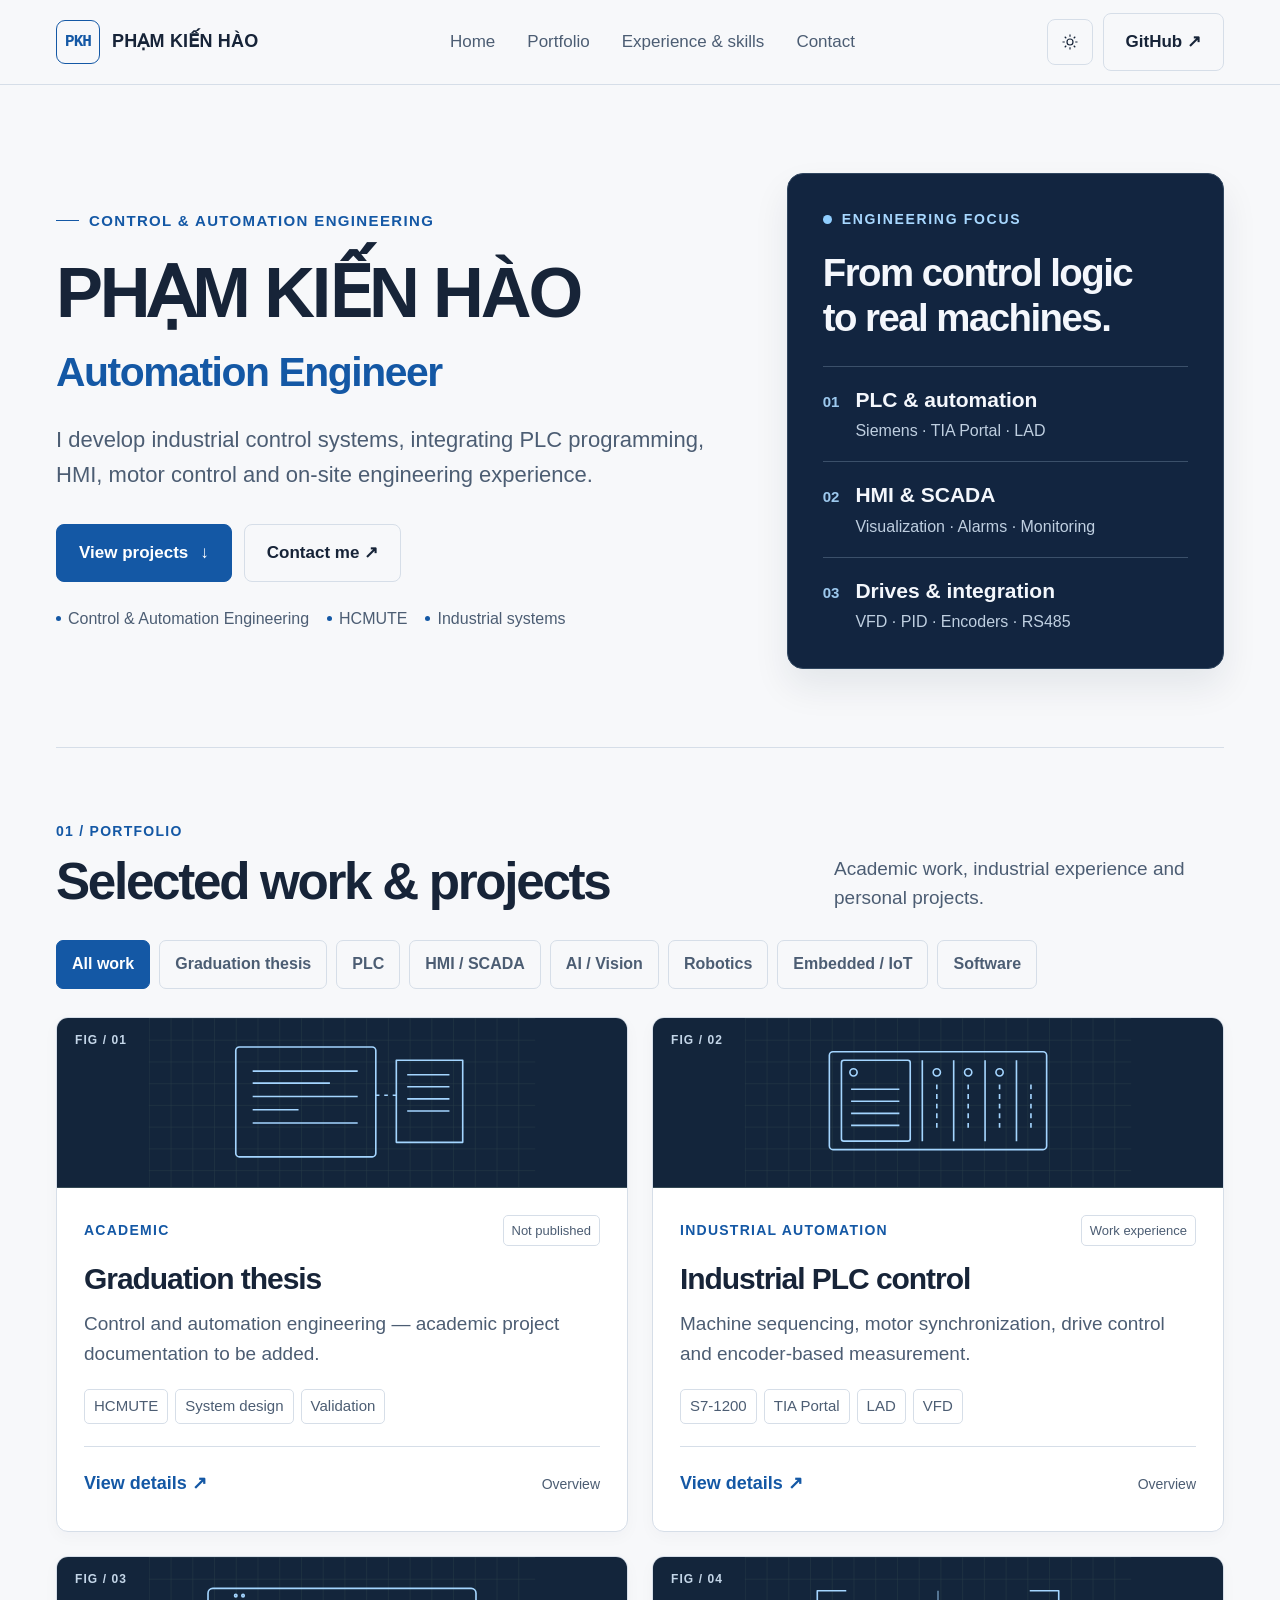
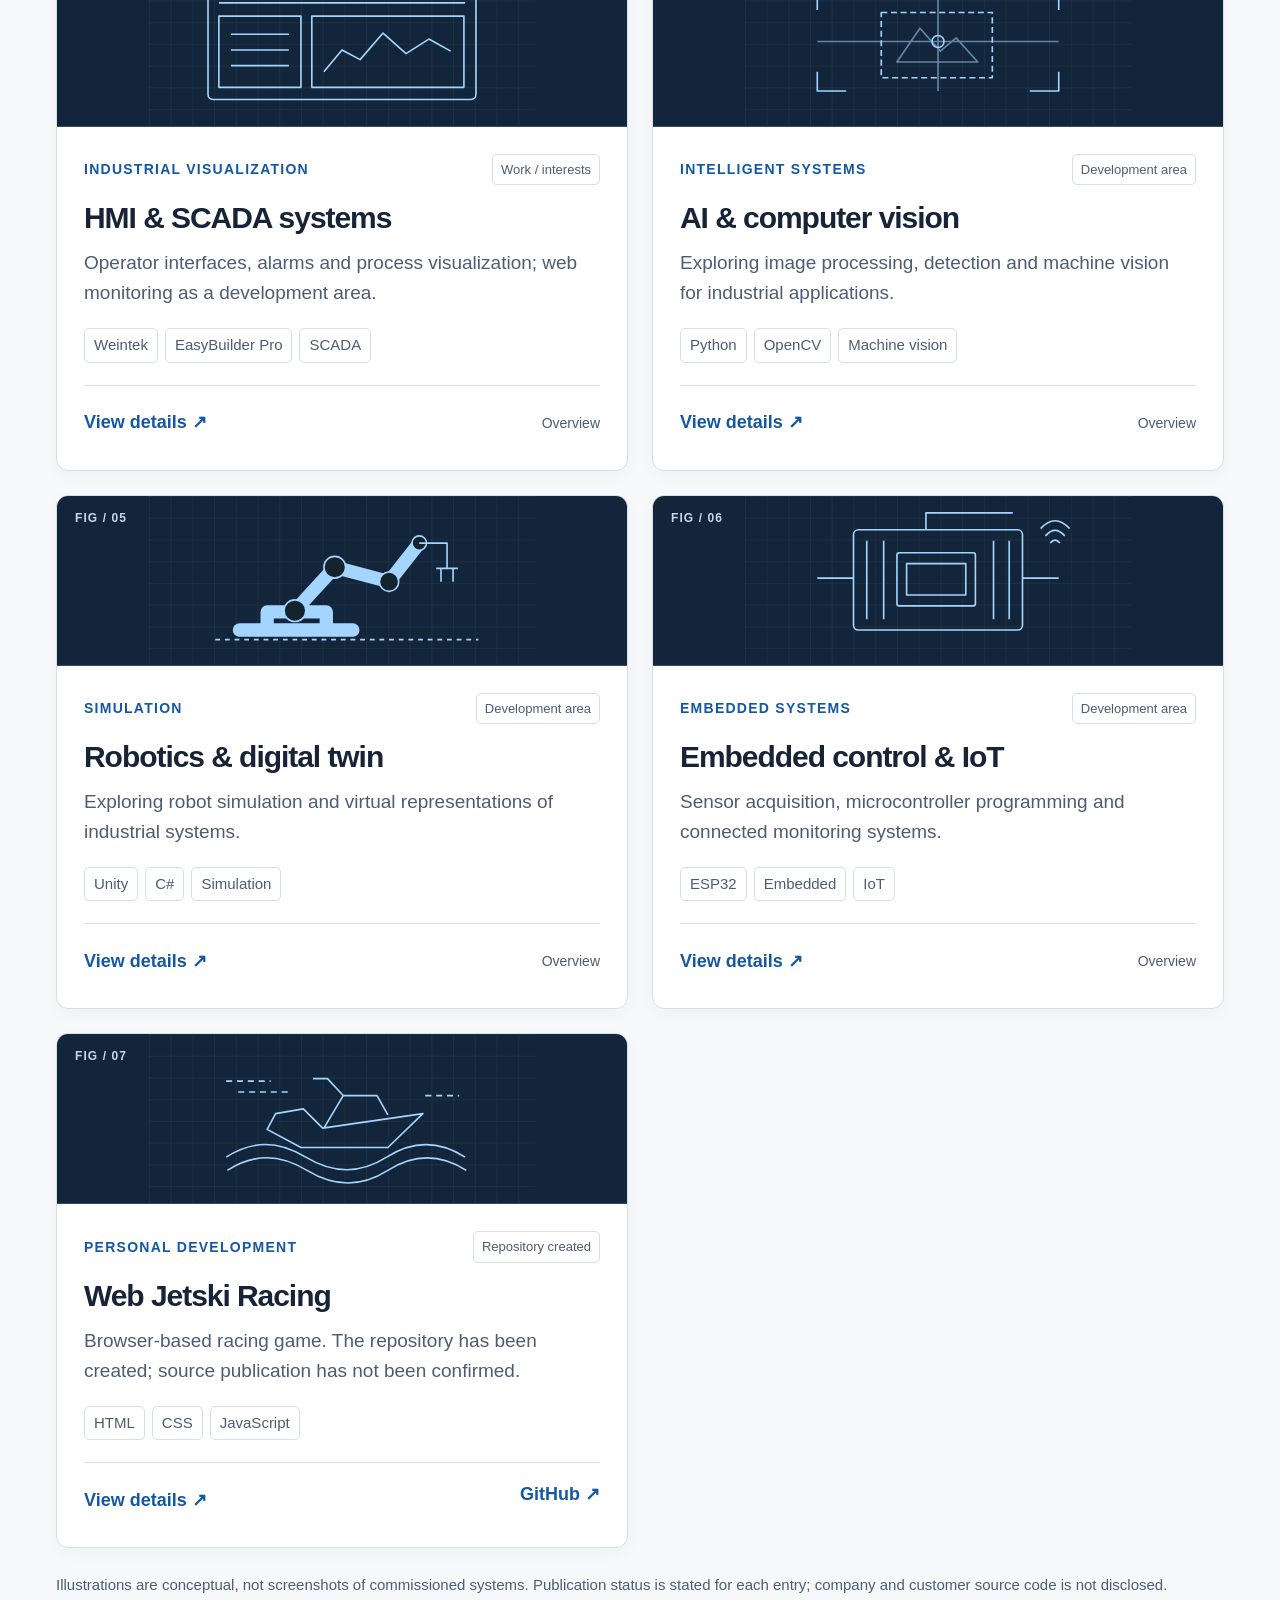
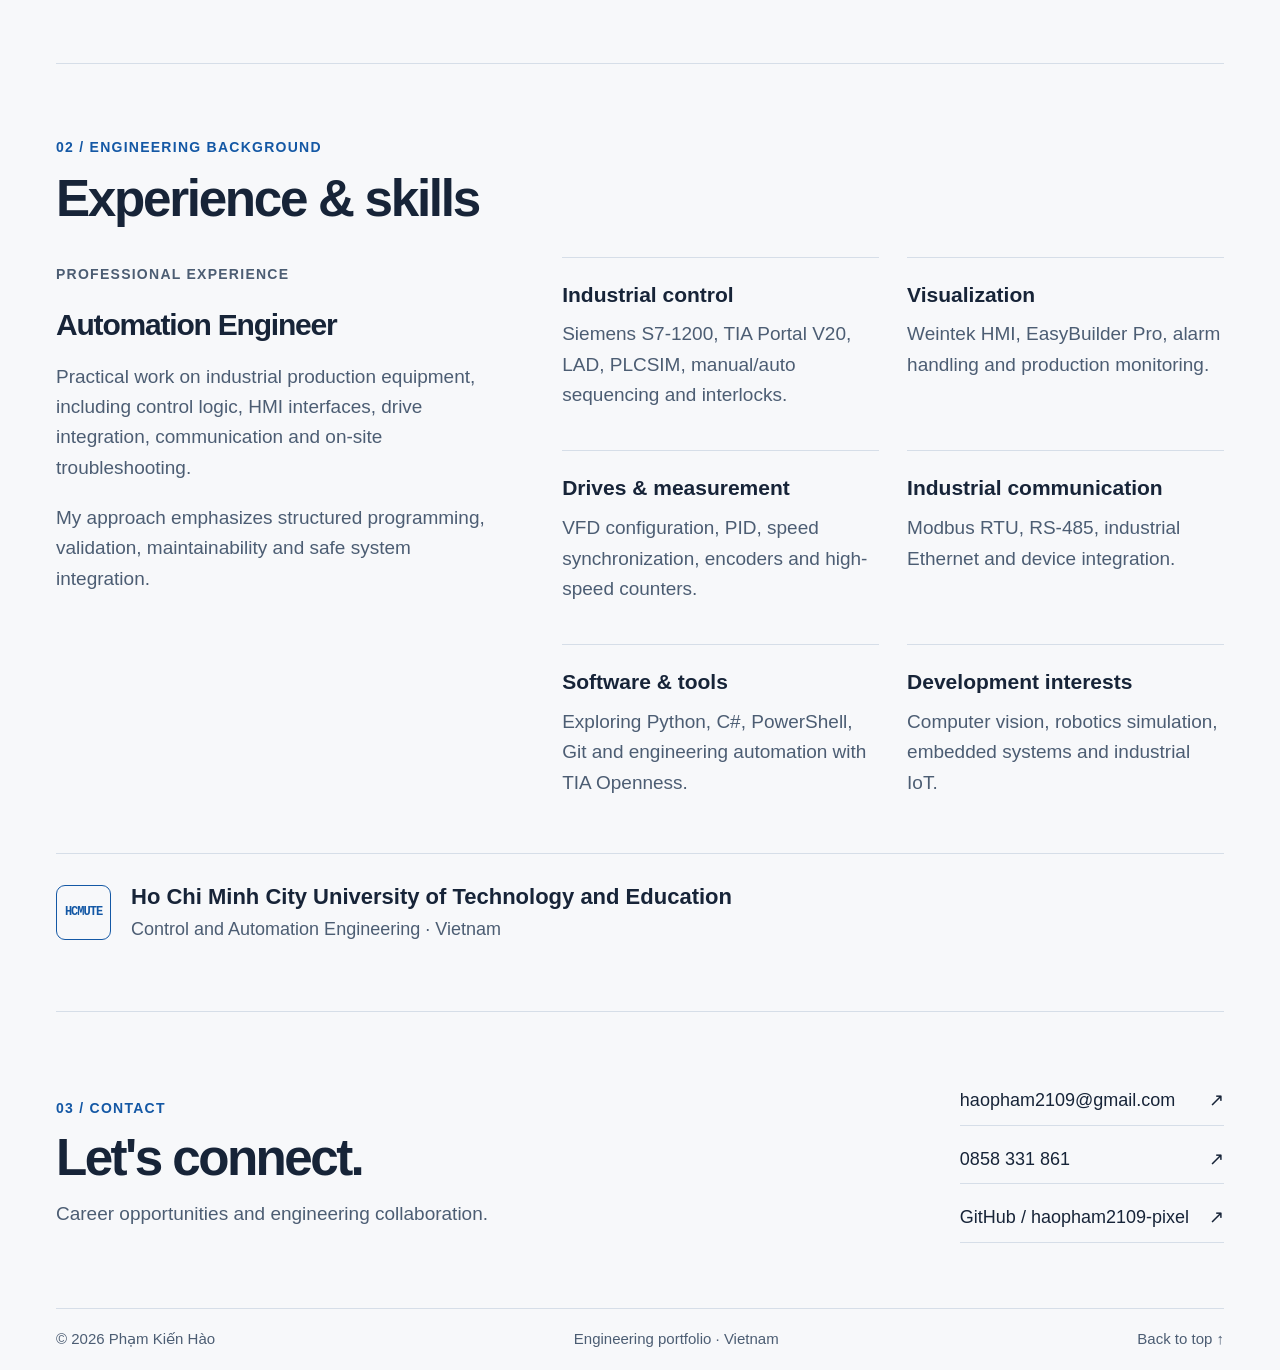
<file: index-backup.html>
<!doctype html>
<html lang="en" data-theme="light">
<head>
<meta charset="utf-8"><meta name="viewport" content="width=device-width,initial-scale=1">
<meta name="description" content="Engineering portfolio of Phạm Kiến Hào — industrial automation, PLC, HMI and control systems.">
<title>Phạm Kiến Hào | Automation Engineer</title>
<style>
:root{color-scheme:dark;--bg:#10171e;--panel:#151f28;--panel2:#1a2630;--ink:#f1f4f3;--muted:#a6b4bf;--line:#33414a;--accent:#93e3ca;--onaccent:#10251f;--nav:rgba(16,23,30,.94);--art:#121e28;--max:1280px}html[data-theme=light]{color-scheme:light;--bg:#f5f6f3;--panel:#fff;--panel2:#eaf0ed;--ink:#16252b;--muted:#4b6069;--line:#ccd7d6;--accent:#006b58;--onaccent:#fff;--nav:rgba(245,246,243,.95);--art:#14232d}*{box-sizing:border-box}html{scroll-behavior:smooth;scroll-padding-top:100px}body{margin:0;background:var(--bg);color:var(--ink);font-family:Inter,'Segoe UI',Arial,sans-serif;line-height:1.6}a{color:inherit;text-decoration:none}button{font:inherit;cursor:pointer}a:focus-visible,button:focus-visible{outline:2px solid var(--accent);outline-offset:4px}button:disabled{cursor:default}h1,h2,h3,p{margin:0}svg{display:block} .wrap{width:min(var(--max),calc(100% - 96px));margin:auto}.mono{font:600 11px/1.5 ui-monospace,Consolas,monospace;letter-spacing:.12em;text-transform:uppercase}.muted{color:var(--muted)}.accent{color:var(--accent)}.nav{position:sticky;top:0;z-index:10;background:var(--nav);backdrop-filter:blur(14px);border-bottom:1px solid var(--line)}.nav-inner{display:flex;align-items:center;justify-content:space-between;gap:24px;height:76px}.brand{display:flex;gap:12px;align-items:center;font-size:14px;font-weight:700;white-space:nowrap}.logo{width:37px;height:37px;display:grid;place-items:center;border:1px solid var(--accent);color:var(--accent);font:bold 14px/1 Consolas,monospace;letter-spacing:-1px}.nav-links{display:flex;gap:28px;align-items:center;color:var(--muted);font-size:14px}.nav-links a:hover{color:var(--accent)}.tools{display:flex;align-items:center;gap:10px}.theme{border:1px solid var(--line);background:none;color:var(--ink);width:38px;height:38px;display:grid;place-items:center;border-radius:4px}.theme svg{width:18px;height:18px;stroke:currentColor;fill:none;stroke-width:1.6}.button{display:inline-flex;align-items:center;justify-content:center;gap:12px;padding:12px 19px;border:1px solid var(--line);border-radius:4px;font-weight:650;font-size:14px;transition:transform .2s,background .2s}.button:hover{transform:translateY(-2px);background:var(--panel2)}.primary{background:var(--accent);color:var(--onaccent);border-color:var(--accent)}.primary:hover{background:var(--accent);filter:brightness(1.05)}.hero{display:grid;grid-template-columns:1.1fr .9fr;gap:55px;align-items:center;padding:76px 0 58px}.eyebrow{display:flex;align-items:center;gap:10px;color:var(--accent);margin-bottom:20px}.eyebrow:before{content:'';width:23px;height:1px;background:currentColor}.hero h1{font-size:clamp(45px,5.15vw,79px);letter-spacing:-.065em;line-height:1.03;font-weight:750}.hero h1 span{display:block;color:var(--accent);font-size:.75em;letter-spacing:-.045em;margin-top:12px}.hero .intro{color:var(--muted);max-width:600px;font-size:17px;line-height:1.7;margin:25px 0 28px}.actions{display:flex;flex-wrap:wrap;gap:12px}.hero-meta{margin-top:30px;color:var(--muted);font-size:12px;display:flex;flex-wrap:wrap;gap:8px 18px}.hero-meta span{display:flex;align-items:center;gap:7px}.hero-meta span:before{content:'';width:5px;height:5px;background:var(--accent);border-radius:50%}.schematic{color:#91e2cb;background:#121f29;border:1px solid #344851;position:relative;border-radius:5px;overflow:hidden;box-shadow:0 22px 55px #0002}.schematic header,.schematic footer{display:flex;justify-content:space-between;align-items:center;padding:13px 18px;border-bottom:1px solid #344851;color:#aebec8;font-size:10px;gap:10px}.schematic footer{border-top:1px solid #344851;border-bottom:0}.schematic svg{width:100%;height:auto}.strip{display:grid;grid-template-columns:repeat(4,1fr);border-block:1px solid var(--line)}.strip div{padding:23px 20px;border-right:1px solid var(--line)}.strip div:first-child{padding-left:0}.strip div:last-child{border:0}.strip strong{display:block;font-size:16px;font-weight:650}.strip small{color:var(--muted);font-size:12px}.section{padding:65px 0;border-bottom:1px solid var(--line)}.sectionhead{display:flex;align-items:end;justify-content:space-between;gap:24px;margin-bottom:27px}.sectionhead h2{font-size:clamp(30px,3.5vw,47px);line-height:1.1;letter-spacing:-.045em;margin-top:8px}.sectionhead p{max-width:460px;color:var(--muted);font-size:14px}.filters{display:flex;flex-wrap:wrap;gap:8px;margin-bottom:21px}.filter{border:1px solid var(--line);border-radius:3px;background:transparent;color:var(--muted);font-size:12px;padding:8px 13px;font-weight:600}.filter[aria-pressed=true]{background:var(--accent);color:var(--onaccent);border-color:var(--accent)}.filter:hover:not([aria-pressed=true]){color:var(--ink);background:var(--panel)}.projects{display:grid;grid-template-columns:repeat(3,1fr);gap:16px}.project{border:1px solid var(--line);background:var(--panel);border-radius:5px;overflow:hidden;display:flex;flex-direction:column;transition:border-color .2s,transform .2s}.project:hover{border-color:var(--accent);transform:translateY(-3px)}.project[hidden]{display:none}.art{background:var(--art);height:145px;border-bottom:1px solid #354a55;color:#8cdcc6;position:relative;overflow:hidden}.art svg{width:100%;height:100%}.art-label{position:absolute;left:13px;top:11px;color:#9badb9;font-size:9px;letter-spacing:.1em}.project-content{padding:21px;flex:1;display:flex;flex-direction:column}.project-top{display:flex;align-items:center;justify-content:space-between;gap:8px;margin-bottom:12px}.category{color:var(--accent)}.status{color:var(--muted);font-size:10px;border:1px solid var(--line);border-radius:3px;padding:3px 6px;white-space:nowrap}.project h3{font-size:22px;letter-spacing:-.035em;line-height:1.23;margin-bottom:10px}.project p{font-size:14px;color:var(--muted);margin-bottom:16px}.tags{display:flex;flex-wrap:wrap;gap:5px;margin:0 0 18px}.tags span{font-size:11px;border:1px solid var(--line);padding:3px 7px;border-radius:3px;color:var(--muted)}.project-bottom{margin-top:auto;border-top:1px solid var(--line);padding-top:13px;display:flex;align-items:center;justify-content:space-between;gap:10px}.project-bottom button,.textlink{border:0;background:none;padding:0;color:var(--accent);font-weight:650;font-size:13px;text-align:left}.project-bottom button:hover,.textlink:hover{text-decoration:underline}.project-bottom small{color:var(--muted);font:11px Consolas,monospace}.note{color:var(--muted);font-size:12px;margin-top:18px}.skills-layout{display:grid;grid-template-columns: .7fr 1.3fr;gap:50px}.experience h3{font-size:25px;letter-spacing:-.04em;margin:12px 0}.experience p{color:var(--muted);font-size:15px;margin-bottom:20px}.skills{display:grid;grid-template-columns:1fr 1fr;gap:14px}.skill{border-top:1px solid var(--line);padding:17px 0}.skill h3{font-size:15px;margin-bottom:7px}.skill p{color:var(--muted);font-size:13px}.education{display:flex;align-items:center;gap:20px;margin-top:35px;border-top:1px solid var(--line);padding-top:25px}.education .logo{flex:none;width:55px;height:55px;font-size:12px}.education strong{display:block;font-size:15px}.education p{color:var(--muted);font-size:13px}.contact{display:flex;justify-content:space-between;align-items:center;gap:35px;padding:55px 0}.contact h2{font-size:clamp(32px,4vw,53px);line-height:1.1;letter-spacing:-.05em;margin:8px 0 12px}.contact p{color:var(--muted)}.contact-links{display:grid;gap:10px;min-width:260px}.contact-links a{display:flex;justify-content:space-between;gap:20px;border-bottom:1px solid var(--line);padding:9px 0;font-size:15px}.contact-links a:hover{color:var(--accent)}.page-footer{border-top:1px solid var(--line);padding:18px 0;color:var(--muted);font-size:12px;display:flex;justify-content:space-between;gap:20px}.menu{display:none}dialog{width:min(620px,calc(100% - 32px));padding:28px;border:1px solid var(--line);border-radius:7px;background:var(--panel);color:var(--ink);box-shadow:0 20px 100px #0006}dialog::backdrop{background:#071018bb;backdrop-filter:blur(4px)}.dialog-top{display:flex;justify-content:space-between;align-items:center;gap:10px}.close{border:1px solid var(--line);color:var(--ink);background:transparent;border-radius:4px;width:35px;height:35px;font-size:24px;line-height:1}.dialog-body h2{font-size:30px;line-height:1.2;letter-spacing:-.04em;margin:15px 0}.dialog-body h3{font-size:15px;margin:20px 0 5px}.dialog-body p,.dialog-body li{font-size:15px;color:var(--muted)}.dialog-body ul{padding-left:20px}.dialog-body .button{margin-top:20px}.no-results{padding:30px;border:1px dashed var(--line);color:var(--muted);grid-column:1/-1}.skip{position:absolute;left:-1000px;top:5px;z-index:99;background:var(--accent);color:var(--onaccent);padding:10px}.skip:focus{left:10px}
@media(max-width:1000px){.wrap{width:calc(100% - 56px)}.hero{gap:30px;padding-top:52px}.nav-links{gap:17px}.projects{grid-template-columns:repeat(2,1fr)}.skills-layout{gap:25px}.strip strong{font-size:14px}}
@media(max-width:720px){.wrap{width:calc(100% - 36px)}.nav-inner{height:62px;gap:10px}.brand{font-size:13px}.nav-links{display:none;position:absolute;left:0;right:0;top:62px;background:var(--bg);padding:20px;flex-direction:column;align-items:stretch;border-bottom:1px solid var(--line)}.nav-links.open{display:flex}.menu{display:block}.nav-contact{display:none}.hero{grid-template-columns:1fr;gap:28px;padding:43px 0 30px}.hero h1{font-size:clamp(43px,9vw,65px)}.hero .intro{font-size:16px;margin:18px 0 23px}.hero-meta{margin-top:18px}.strip{grid-template-columns:1fr 1fr}.strip div{padding:13px 10px!important;border-bottom:1px solid var(--line)}.strip div:nth-child(2){border-right:0}.strip div:nth-child(n+3){border-bottom:0}.section{padding:43px 0}.sectionhead{align-items:start;flex-direction:column;gap:12px}.projects{grid-template-columns:1fr}.art{height:155px}.skills-layout{grid-template-columns:1fr;gap:12px}.skills{gap:12px}.contact{align-items:start;flex-direction:column;padding:38px 0;gap:20px}.contact-links{width:100%;min-width:0}.page-footer{font-size:11px;flex-wrap:wrap}.project:hover{transform:none}}
@media(prefers-reduced-motion:reduce){*,*:before,*:after{scroll-behavior:auto!important;transition:none!important}}

/* V2 — editorial portfolio and readable typography */
:root{--max:1360px;--bg:#0c1422;--panel:#142237;--panel2:#1c2d44;--ink:#f4f7fc;--muted:#bcc8d8;--line:#34445c;--accent:#80c9ff;--onaccent:#10223a;--nav:rgba(12,20,34,.97);--art:#13253b}
html[data-theme=light]{--bg:#f7f8fa;--panel:#fff;--panel2:#edf2f8;--ink:#172438;--muted:#4c5d73;--line:#d6dee8;--accent:#1458a5;--onaccent:#fff;--nav:rgba(247,248,250,.97);--art:#13253b}
body{font-family:'Segoe UI',Arial,sans-serif;font-size:19px;line-height:1.65;letter-spacing:0}.wrap{width:min(var(--max),calc(100% - 112px))}.mono{font-family:inherit;font-size:14px;letter-spacing:.09em;line-height:1.45;font-weight:700}.nav-inner{height:84px}.brand{font-size:18px;letter-spacing:.01em}.logo{width:44px;height:44px;border-radius:9px;font-size:16px}.nav-links{font-size:17px;gap:32px}.theme{width:46px;height:46px;border-radius:8px}.button{font-size:17px;padding:14px 22px;border-radius:8px;min-height:52px}.hero{grid-template-columns:1.3fr .85fr;gap:62px;padding:88px 0 78px;align-items:center}.eyebrow{font-size:15px;margin-bottom:22px}.hero h1{font-size:clamp(46px,5.5vw,86px);letter-spacing:-.045em;line-height:1.12;font-weight:780;text-wrap:balance}.hero h1 span{font-size:.58em;margin-top:17px;letter-spacing:-.035em;line-height:1.17;font-weight:650}.hero .intro{font-size:22px;line-height:1.6;margin:25px 0 31px;max-width:690px}.hero-meta{font-size:16px;margin-top:24px}.focus-panel{background:#122540;color:#f4f7fc;padding:34px 35px;border-radius:16px;box-shadow:0 18px 36px #10254015;border:1px solid #314760}.focus-kicker{font-size:14px;font-weight:700;letter-spacing:.12em;color:#a8d8ff;display:flex;align-items:center;gap:10px}.focus-dot{width:9px;height:9px;border-radius:50%;background:#8fceff}.focus-panel h2{font-size:clamp(29px,3vw,43px);line-height:1.17;letter-spacing:-.04em;margin:20px 0 25px}.focus-row{display:flex;gap:16px;align-items:baseline;border-top:1px solid #3b506a;padding:18px 0}.focus-row:last-child{padding-bottom:0}.focus-row>span{font-size:15px;font-weight:650;color:#9dc9ee}.focus-row strong{font-size:21px;line-height:1.3;font-weight:650}.focus-row p{font-size:16px;color:#bfcfe0;margin-top:3px;line-height:1.5}.section{padding:66px 0;border-top:1px solid var(--line);border-bottom:0}.sectionhead{margin-bottom:28px}.sectionhead h2{font-size:clamp(35px,4vw,54px);letter-spacing:-.045em;line-height:1.15}.sectionhead p{font-size:19px;max-width:390px;line-height:1.5}.filters{gap:9px;margin-bottom:28px}.filter{font-size:16px;padding:10px 15px;border-radius:7px;min-height:45px}.projects{grid-template-columns:repeat(2,minmax(0,1fr));gap:24px}.project{border-radius:12px;box-shadow:0 5px 16px #10254008}.art{height:170px;color:#a4d5ff;background:#13253b}.art svg{max-width:480px;margin:auto}.art-label{font-size:12px;color:#c4d6e8;top:14px;left:18px}.project-content{padding:27px}.project-top{margin-bottom:15px;flex-wrap:wrap}.category{font-size:14px}.status{font-size:13px;padding:4px 8px;white-space:normal;border-radius:5px}.project h3{font-size:30px;letter-spacing:-.035em;line-height:1.2;margin-bottom:12px}.project p{font-size:19px;line-height:1.6;margin-bottom:19px}.tags{gap:7px;margin-bottom:22px}.tags span{font-size:15px;padding:4px 9px;border-radius:5px}.project-bottom{padding-top:17px}.project-bottom button,.textlink{font-size:18px;min-height:40px}.project-bottom small{font:14px/1.5 inherit;color:var(--muted);font-family:inherit;font-size:14px}.note{font-size:15px;line-height:1.6;margin-top:25px}.skills-layout{grid-template-columns:.8fr 1.2fr;gap:65px}.experience h3{font-size:30px}.experience p,.skill p{font-size:19px;line-height:1.6}.skill h3{font-size:21px}.skills{gap:20px 28px}.skill{padding:20px 0}.education strong{font-size:22px}.education p{font-size:18px}.contact{border-top:1px solid var(--line);padding:65px 0}.contact h2{font-size:clamp(36px,4vw,58px)}.contact-links a{font-size:18px;overflow-wrap:anywhere}.page-footer{font-size:15px}.dialog-body h2{font-size:36px}.dialog-body h3{font-size:22px}.dialog-body p,.dialog-body li{font-size:19px}.close{width:44px;height:44px}dialog{width:min(740px,calc(100% - 32px));padding:32px;border-radius:12px;max-height:90dvh;overflow:auto}
@media(max-width:1100px){.wrap{width:calc(100% - 64px)}.hero{gap:32px;padding:64px 0}.nav-links{gap:17px;font-size:16px}.focus-panel{padding:25px}.focus-row strong{font-size:20px}.hero h1{font-size:clamp(45px,6vw,70px)}.brand{font-size:16px}.skills-layout{gap:32px}}
@media(max-width:800px){.wrap{width:calc(100% - 40px)}.nav-inner{height:70px}.nav-links{display:none;position:absolute;top:70px;left:0;right:0;padding:22px;background:var(--bg);border-bottom:1px solid var(--line);flex-direction:column;align-items:stretch}.nav-links.open{display:flex}.menu{display:grid}.nav-contact{display:none}.hero{grid-template-columns:1fr;gap:30px;padding:48px 0}.hero h1{font-size:clamp(43px,8.7vw,66px)}.hero .intro{font-size:20px}.hero-meta{font-size:15px}.focus-panel{padding:27px}.focus-panel h2{font-size:34px}.section{padding:46px 0}.sectionhead{flex-direction:column;align-items:flex-start;gap:12px}.sectionhead p{max-width:100%;font-size:18px}.projects{grid-template-columns:1fr}.project-content{padding:23px}.project h3{font-size:29px}.skills-layout{grid-template-columns:1fr;gap:25px}.skills{grid-template-columns:1fr}.contact{flex-direction:column;align-items:flex-start;gap:20px;padding:46px 0}.contact-links{min-width:0;width:100%}.page-footer{flex-wrap:wrap}.education strong{font-size:19px}.education p{font-size:17px}}
@media(max-width:380px){.wrap{width:calc(100% - 28px)}.brand{font-size:14px}.brand .logo{width:36px;height:36px}.theme{width:40px;height:40px}.hero h1{font-size:39px}.hero .intro{font-size:19px}.button{font-size:16px;padding:12px 16px}.focus-panel{padding:21px}.project-content{padding:19px}.project h3{font-size:26px}.project p{font-size:18px}.tags span{font-size:14px}}
</style>
</head>
<body>
<a class="skip" href="#main">Skip to content</a>
<header class="nav"><div class="wrap nav-inner"><a class="brand" href="#top" aria-label="Phạm Kiến Hào, home"><span class="logo">PKH</span><span>PHẠM KIẾN HÀO</span></a><nav class="nav-links" id="navigation" aria-label="Main navigation"><a href="#top">Home</a><a href="#projects">Portfolio</a><a href="#expertise">Experience & skills</a><a href="#contact">Contact</a></nav><div class="tools"><button class="theme" id="theme" aria-label="Switch to dark theme" title="Switch theme"><svg viewBox="0 0 24 24"><circle cx="12" cy="12" r="4"/><path d="M12 2v3m0 14v3M2 12h3m14 0h3M5 5l2 2m10 10 2 2M19 5l-2 2M7 17l-2 2"/></svg></button><a class="button nav-contact" href="https://github.com/haopham2109-pixel" target="_blank" rel="noopener">GitHub ↗</a><button class="theme menu" id="menu" aria-label="Open navigation" aria-expanded="false" aria-controls="navigation">☰</button></div></div></header>
<main id="main" class="wrap">
<section class="hero" id="top"><div><div class="eyebrow mono">CONTROL &amp; AUTOMATION ENGINEERING</div><h1>PHẠM KIẾN HÀO<span>Automation Engineer</span></h1><p class="intro">I develop industrial control systems, integrating PLC programming, HMI, motor control and on-site engineering experience.</p><div class="actions"><a class="button primary" href="#projects">View projects <span aria-hidden="true">↓</span></a><a class="button" href="mailto:haopham2109@gmail.com">Contact me ↗</a></div><div class="hero-meta"><span>Control & Automation Engineering</span><span>HCMUTE</span><span>Industrial systems</span></div></div>
<aside class="focus-panel" aria-label="Core engineering experience">
<div class="focus-kicker"><span class="focus-dot"></span> ENGINEERING FOCUS</div>
<h2>From control logic<br>to real machines.</h2>
<div class="focus-row"><span>01</span><div><strong>PLC &amp; automation</strong><p>Siemens · TIA Portal · LAD</p></div></div>
<div class="focus-row"><span>02</span><div><strong>HMI &amp; SCADA</strong><p>Visualization · Alarms · Monitoring</p></div></div>
<div class="focus-row"><span>03</span><div><strong>Drives &amp; integration</strong><p>VFD · PID · Encoders · RS485</p></div></div>
</aside>
</section>
<section class="section" id="projects"><div class="sectionhead"><div><span class="mono accent">01 / PORTFOLIO</span><h2>Selected work &amp; projects</h2></div><p>Academic work, industrial experience and personal projects.</p></div><div class="filters" role="group" aria-label="Filter projects" id="filters"><button class="filter" data-filter="all" aria-pressed="true">All work</button><button class="filter" data-filter="academic" aria-pressed="false">Graduation thesis</button><button class="filter" data-filter="plc" aria-pressed="false">PLC</button><button class="filter" data-filter="scada" aria-pressed="false">HMI / SCADA</button><button class="filter" data-filter="ai" aria-pressed="false">AI / Vision</button><button class="filter" data-filter="robot" aria-pressed="false">Robotics</button><button class="filter" data-filter="iot" aria-pressed="false">Embedded / IoT</button><button class="filter" data-filter="software" aria-pressed="false">Software</button></div><div class="projects" id="project-grid"></div><p class="note">Illustrations are conceptual, not screenshots of commissioned systems. Publication status is stated for each entry; company and customer source code is not disclosed.</p></section>
<section class="section" id="expertise"><div class="sectionhead"><div><span class="mono accent">02 / Engineering background</span><h2>Experience & skills</h2></div></div><div class="skills-layout"><div class="experience"><span class="mono muted">Professional experience</span><h3>Automation Engineer</h3><p>Practical work on industrial production equipment, including control logic, HMI interfaces, drive integration, communication and on-site troubleshooting.</p><p>My approach emphasizes structured programming, validation, maintainability and safe system integration.</p></div><div class="skills"><div class="skill"><h3>Industrial control</h3><p>Siemens S7-1200, TIA Portal V20, LAD, PLCSIM, manual/auto sequencing and interlocks.</p></div><div class="skill"><h3>Visualization</h3><p>Weintek HMI, EasyBuilder Pro, alarm handling and production monitoring.</p></div><div class="skill"><h3>Drives & measurement</h3><p>VFD configuration, PID, speed synchronization, encoders and high-speed counters.</p></div><div class="skill"><h3>Industrial communication</h3><p>Modbus RTU, RS-485, industrial Ethernet and device integration.</p></div><div class="skill"><h3>Software & tools</h3><p>Exploring Python, C#, PowerShell, Git and engineering automation with TIA Openness.</p></div><div class="skill"><h3>Development interests</h3><p>Computer vision, robotics simulation, embedded systems and industrial IoT.</p></div></div></div><div class="education"><span class="logo">HCMUTE</span><div><strong>Ho Chi Minh City University of Technology and Education</strong><p>Control and Automation Engineering · Vietnam</p></div></div></section>
<section class="contact" id="contact"><div><span class="mono accent">03 / Contact</span><h2>Let's connect.</h2><p>Career opportunities and engineering collaboration.</p></div><div class="contact-links"><a href="mailto:haopham2109@gmail.com">haopham2109@gmail.com <span>↗</span></a><a href="tel:+84858331861">0858 331 861 <span>↗</span></a><a href="https://github.com/haopham2109-pixel" target="_blank" rel="noopener">GitHub / haopham2109-pixel <span>↗</span></a></div></section>
<footer class="page-footer"><span>© 2026 Phạm Kiến Hào</span><span>Engineering portfolio · Vietnam</span><a href="#top">Back to top ↑</a></footer>
</main>
<dialog id="details" aria-labelledby="detail-title"><div class="dialog-top"><span class="mono accent" id="detail-category">Project brief</span><button class="close" aria-label="Close project details" id="close">×</button></div><div class="dialog-body" id="detail-content"></div></dialog>
<script>
// Add future projects here. Use actual screenshots, verified results and real repository URLs only.
const data=[
{cat:'academic',label:'Academic',title:'Graduation thesis',status:'Not published',art:'thesis',desc:'Control and automation engineering — academic project documentation to be added.',tags:['HCMUTE','System design','Validation'],detail:'The exact thesis title, scope and results have not yet been added to this portfolio.',points:['Add the official thesis title and a concise problem statement.','Include your individual contribution, system architecture and actual test results.','Publish authorized source code, report excerpts and demonstration video.']},
{cat:'plc',label:'Industrial automation',title:'Industrial PLC control',status:'Work experience',art:'plc',desc:'Machine sequencing, motor synchronization, drive control and encoder-based measurement.',tags:['S7-1200','TIA Portal','LAD','VFD'],detail:'An overview of practical industrial automation experience, not a downloadable company project.',points:['PLC control logic and manual/automatic operating sequences.','Motor speed synchronization, drive configuration and measurement integration.','Simulation, interlock validation and on-site troubleshooting.']},
{cat:'scada',label:'Industrial visualization',title:'HMI & SCADA systems',status:'Work / interests',art:'scada',desc:'Operator interfaces, alarms and process visualization; web monitoring as a development area.',tags:['Weintek','EasyBuilder Pro','SCADA'],detail:'HMI development experience and an area for future public SCADA demonstrations.',points:['Operator controls and machine status visualization.','Alarm management and production values.','A separate public SCADA demonstration can be added when available.']},
{cat:'ai',label:'Intelligent systems',title:'AI & computer vision',status:'Development area',art:'vision',desc:'Exploring image processing, detection and machine vision for industrial applications.',tags:['Python','OpenCV','Machine vision'],detail:'A portfolio category for future AI and computer vision projects. No completed public project or accuracy metric is claimed.',points:['Add a real dataset and explain the inspection problem.','Document the method, test procedure and actual evaluation metrics.']},
{cat:'robot',label:'Simulation',title:'Robotics & digital twin',status:'Development area',art:'robot',desc:'Exploring robot simulation and virtual representations of industrial systems.',tags:['Unity','C#','Simulation'],detail:'A planned portfolio category for robotics and simulation work.',points:['Add a functional robot or industrial simulation.','Document the control model and a reproducible demonstration.']},
{cat:'iot',label:'Embedded systems',title:'Embedded control & IoT',status:'Development area',art:'iot',desc:'Sensor acquisition, microcontroller programming and connected monitoring systems.',tags:['ESP32','Embedded','IoT'],detail:'A portfolio category for future embedded and industrial IoT demonstrations.',points:['Add the actual circuit, hardware list and firmware.','Document communication, testing and measured results.']},
{cat:'software',label:'Personal development',title:'Web Jetski Racing',status:'Repository created',art:'game',desc:'Browser-based racing game. The repository has been created; source publication has not been confirmed.',tags:['HTML','CSS','JavaScript'],url:'https://github.com/haopham2109-pixel/Web-Jetski-Racing',detail:'A personal browser-game project and an exercise in web development and GitHub workflows.',points:['The GitHub repository is available.','Source code and a playable demo can be linked after publication.']}
];
// Original schematic illustrations, not project evidence.
const drawings={thesis:'<rect x="72" y="24" width="116" height="91" rx="3"/><path d="M86 44h87M86 54h64M86 65h87M86 76h38M86 87h87"/><path d="M205 35h55v68h-55zM214 47h35M214 57h35M214 67h35M214 77h35"/><path d="M188 64h17" stroke-dasharray="3 4"/>',plc:'<rect x="70" y="28" width="180" height="81" rx="3"/><rect x="80" y="35" width="57" height="67" rx="2"/><path d="M147 35v67m26-67v67m26-67v67m26-67v67M88 59h40M88 69h40M88 79h40M88 89h40"/><path d="M159 55v37m26-37v37m26-37v37m26-37v37" stroke-dasharray="4 4"/><circle cx="90" cy="45" r="3"/><circle cx="159" cy="45" r="3"/><circle cx="185" cy="45" r="3"/><circle cx="211" cy="45" r="3"/>',scada:'<rect x="49" y="26" width="222" height="92" rx="4"/><path d="M58 38h204M58 49h68v59H58zM135 49h126v59H135zM145 95l15-18 15 8 19-22 19 17 19-12 18 10M68 64h48M68 77h48M68 90h48"/><circle cx="72" cy="32" r="1"/><circle cx="78" cy="32" r="1"/>',vision:'<path d="M60 44V28h24m152 0h24v16m0 51v16h-24m-152 0H60V95"/><rect x="113" y="46" width="92" height="54" stroke-dasharray="5 3"/><path d="M126 87l19-28 17 19 13-11 18 20zM160 28v83M60 70h200" opacity=".55"/><circle cx="160" cy="70" r="5"/>',robot:'<path d="M75 111h94M98 111V96h49v15M121 95l33-36 45 12 25-32" stroke-width="11" stroke-linecap="round" stroke-linejoin="round"/><g fill="#14232d"><circle cx="121" cy="95" r="9"/><circle cx="154" cy="59" r="9"/><circle cx="199" cy="71" r="8"/><circle cx="224" cy="39" r="6"/></g><path d="M224 39h23v21m-9 0h18m-14 0v11m10-11v11"/><path d="M55 119h218" stroke-dasharray="4 4"/>',iot:'<rect x="90" y="28" width="140" height="83" rx="4"/><rect x="126" y="47" width="65" height="44" rx="2"/><path d="M101 37v65m118-65v65M115 37v65m91-65v65M134 56h49v26h-49zM60 68h30m140 0h30M150 28V14h72"/><path d="M245 27q12-13 24 0m-20 6q8-9 16 0m-12 6q4-5 8 0"/>',game:'<path d="M64 102c22-14 43-14 66 0s45 14 67 0 43-14 65 0M65 113c22-14 43-14 66 0s45 14 67 0 43-14 65 0M98 79l28 15h72l29-28-83 12-16-16-23 4zM145 78l16-27h28l9 16M161 51l-13-14h-12"/><path d="M64 39h37m-27 9h45M229 51h28" stroke-dasharray="5 4"/>'};
function art(key){return `<svg viewBox="0 0 320 140" aria-hidden="true"><defs><pattern id="p-${key}" width="18" height="18" patternUnits="userSpaceOnUse"><path d="M18 0H0V18" fill="none" stroke="#2a3e49" stroke-width=".7"/></pattern></defs><rect width="320" height="140" fill="url(#p-${key})"/><g fill="none" stroke="currentColor" stroke-width="1.35" stroke-linejoin="round">${drawings[key]||drawings.thesis}</g></svg>`}
const grid=document.querySelector('#project-grid');
data.forEach((p,i)=>{let el=document.createElement('article');el.className='project';el.dataset.category=p.cat;el.innerHTML=`<div class="art">${art(p.art)}<span class="art-label mono">FIG / ${String(i+1).padStart(2,'0')}</span></div><div class="project-content"><div class="project-top"><span class="category mono">${p.label}</span><span class="status">${p.status}</span></div><h3>${p.title}</h3><p>${p.desc}</p><div class="tags">${p.tags.map(t=>`<span>${t}</span>`).join('')}</div><div class="project-bottom"><button data-index="${i}">View details ↗</button>${p.url?`<a class="textlink" href="${p.url}" target="_blank" rel="noopener">GitHub ↗</a>`:`<small>Overview</small>`}</div></div>`;grid.append(el)});
const buttons=[...document.querySelectorAll('.filter')];buttons.forEach(b=>b.addEventListener('click',()=>{buttons.forEach(x=>x.setAttribute('aria-pressed',String(x===b)));document.querySelectorAll('.project').forEach(p=>p.hidden=b.dataset.filter!=='all'&&p.dataset.category!==b.dataset.filter)}));
const dialog=document.querySelector('#details');grid.addEventListener('click',e=>{const b=e.target.closest('[data-index]');if(!b)return;const p=data[+b.dataset.index];document.querySelector('#detail-category').textContent=p.label+' / '+p.status;document.querySelector('#detail-content').innerHTML=`<h2 id="detail-title">${p.title}</h2><p>${p.detail}</p><h3>${p.cat==='academic'||['ai','robot','iot'].includes(p.cat)?'Planned documentation':'Scope & evidence'}</h3><ul>${p.points.map(s=>`<li>${s}</li>`).join('')}</ul>${p.url?`<a class="button primary" href="${p.url}" target="_blank" rel="noopener">Open repository ↗</a>`:''}`;dialog.showModal()});document.querySelector('#close').addEventListener('click',()=>dialog.close());dialog.addEventListener('click',e=>{if(e.target===dialog){const r=dialog.getBoundingClientRect();if(e.clientX<r.left||e.clientX>r.right||e.clientY<r.top||e.clientY>r.bottom)dialog.close()}});
const theme=document.querySelector('#theme');function setTheme(t){document.documentElement.dataset.theme=t;theme.setAttribute('aria-label',`Switch to ${t==='dark'?'light':'dark'} theme`);try{localStorage.setItem('pkh-theme-v2',t)}catch{}}try{if(['dark','light'].includes(localStorage.getItem('pkh-theme-v2')))setTheme(localStorage.getItem('pkh-theme-v2'))}catch{}theme.addEventListener('click',()=>setTheme(document.documentElement.dataset.theme==='dark'?'light':'dark'));
const menu=document.querySelector('#menu'),nav=document.querySelector('#navigation');function toggleMenu(v){nav.classList.toggle('open',v);menu.setAttribute('aria-expanded',String(v));menu.setAttribute('aria-label',v?'Close navigation':'Open navigation')}menu.addEventListener('click',()=>toggleMenu(!nav.classList.contains('open')));nav.querySelectorAll('a').forEach(a=>a.addEventListener('click',()=>toggleMenu(false)));
</script>
</body></html>
</file>
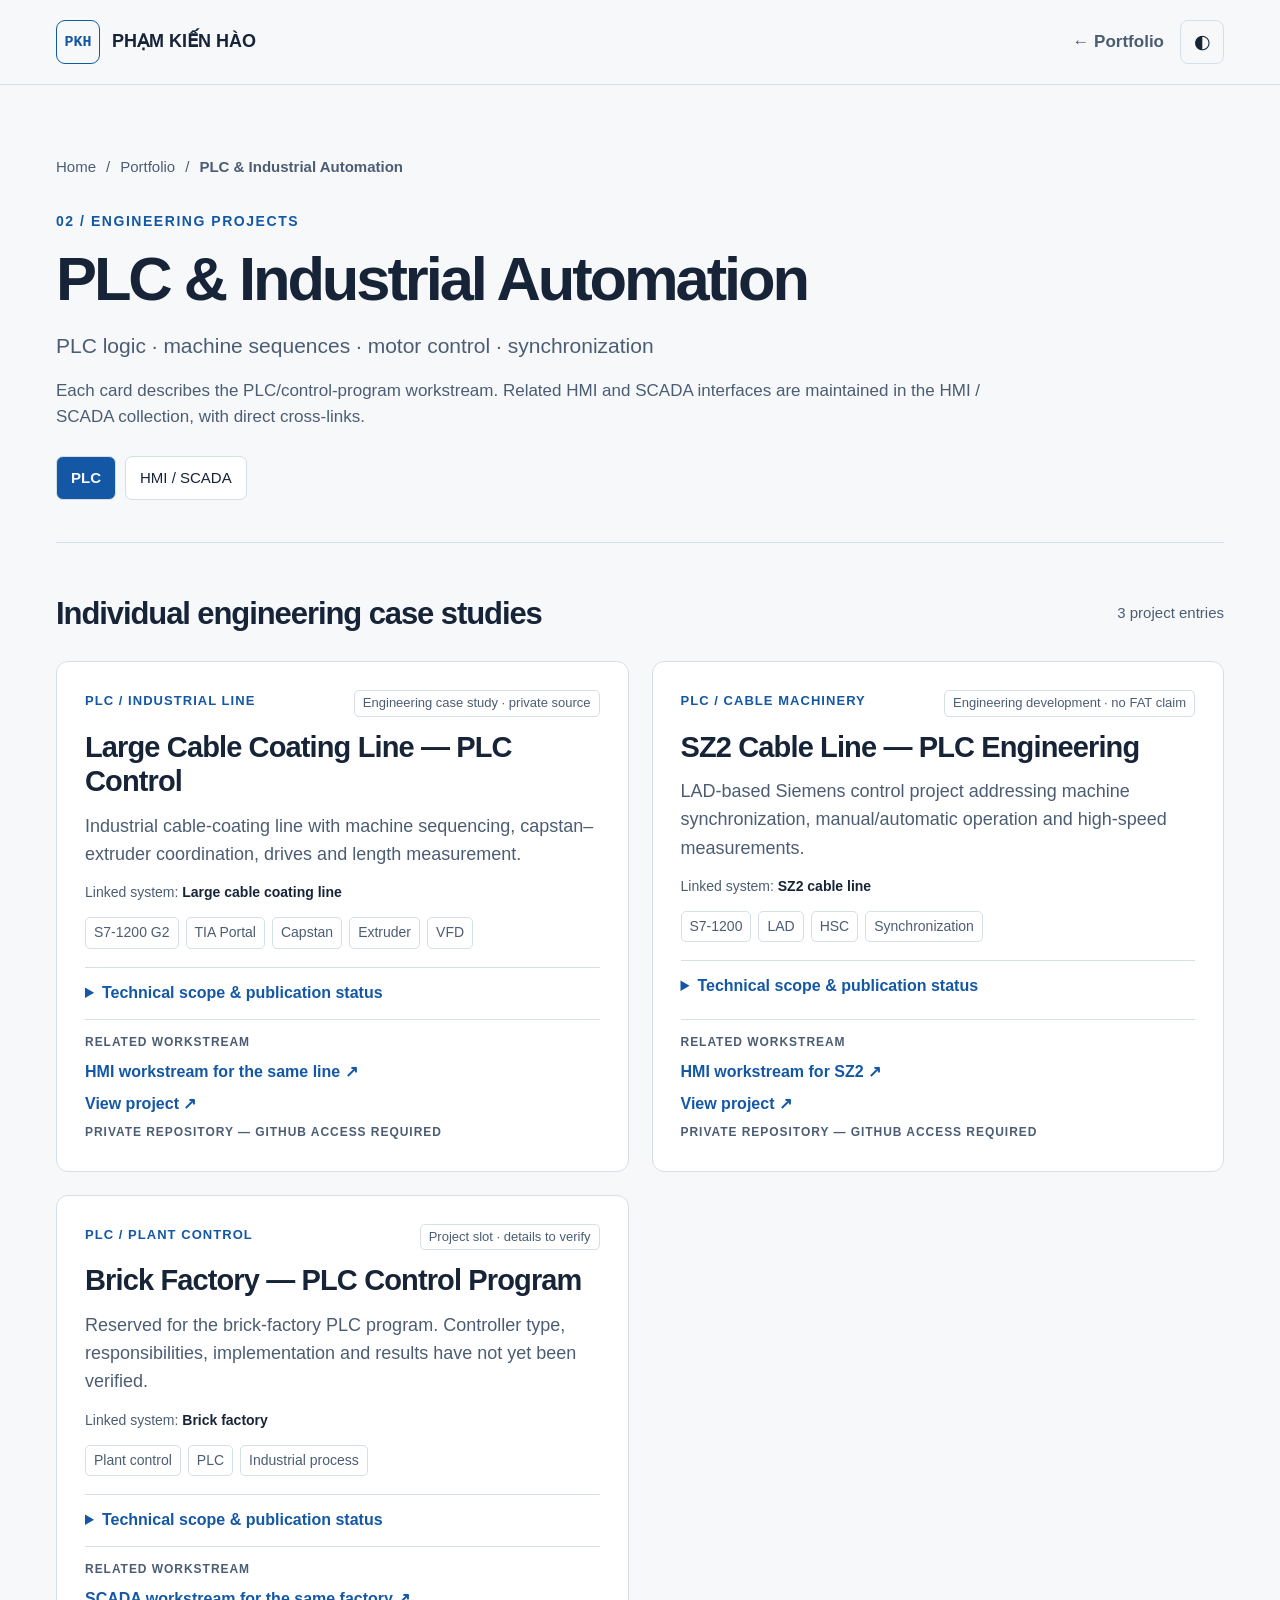
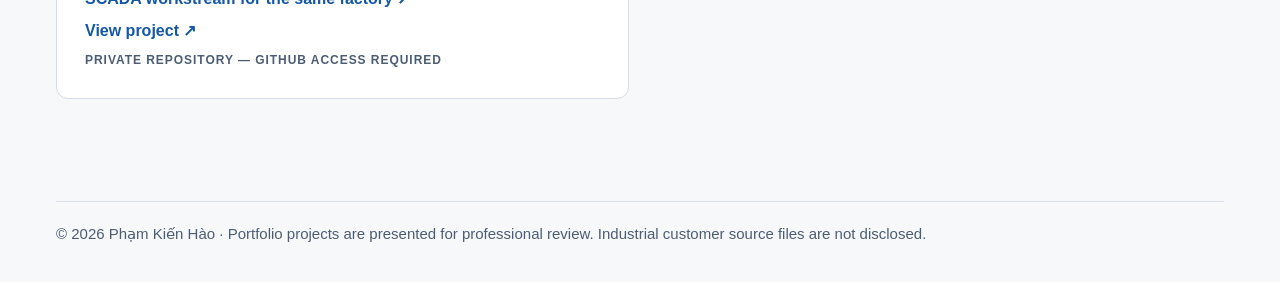
<file: plc-projects.html>
<!doctype html>
<html lang="en" data-theme="light"><head>
<meta charset="utf-8"><meta name="viewport" content="width=device-width,initial-scale=1">
<title>PLC &amp; Industrial Automation | Phạm Kiến Hào</title>
<meta name="description" content="Engineering project collection: PLC &amp; Industrial Automation, by Phạm Kiến Hào.">
<link rel="stylesheet" href="catalog.css">
</head><body data-area="plc">
<a href="#project-list" style="position:absolute;left:-10000px;top:0;z-index:99" onfocus="this.style.left='10px'" onblur="this.style.left='-10000px'">Skip to projects</a>
<header class="nav"><div class="wrap nav-inner"><a class="brand" href="index.html#top"><span class="logo">PKH</span> PHẠM KIẾN HÀO</a><div class="nav-actions"><a href="index.html#projects">← Portfolio</a><button id="theme" class="theme" type="button" aria-label="Switch to dark theme">◐</button></div></div></header>
<main class="wrap"><section class="hero">
<div class="crumb"><a href="index.html">Home</a><span> / </span><a href="index.html#projects">Portfolio</a><span> / </span><strong>PLC &amp; Industrial Automation</strong></div>
<div class="eyebrow">02 / ENGINEERING PROJECTS</div>
<h1>PLC &amp; Industrial Automation</h1>
<p>PLC logic · machine sequences · motor control · synchronization</p>
<p class="sub">Each card describes the PLC/control-program workstream. Related HMI and SCADA interfaces are maintained in the HMI / SCADA collection, with direct cross-links.</p>
<nav class="subnav" aria-label="PLC and HMI/SCADA project libraries"><a href="plc-projects.html" aria-current="page">PLC</a><a href="scada-projects.html">HMI / SCADA</a></nav>
</section><section class="section"><div class="sectionhead"><h2>Individual engineering case studies</h2><small id="count"></small></div><div class="grid" id="project-list"></div></section></main>
<footer class="wrap foot">© 2026 Phạm Kiến Hào · Portfolio projects are presented for professional review. Industrial customer source files are not disclosed.</footer>
<script src="catalog-data.js"></script><script src="catalog.js"></script></body></html>
</file>
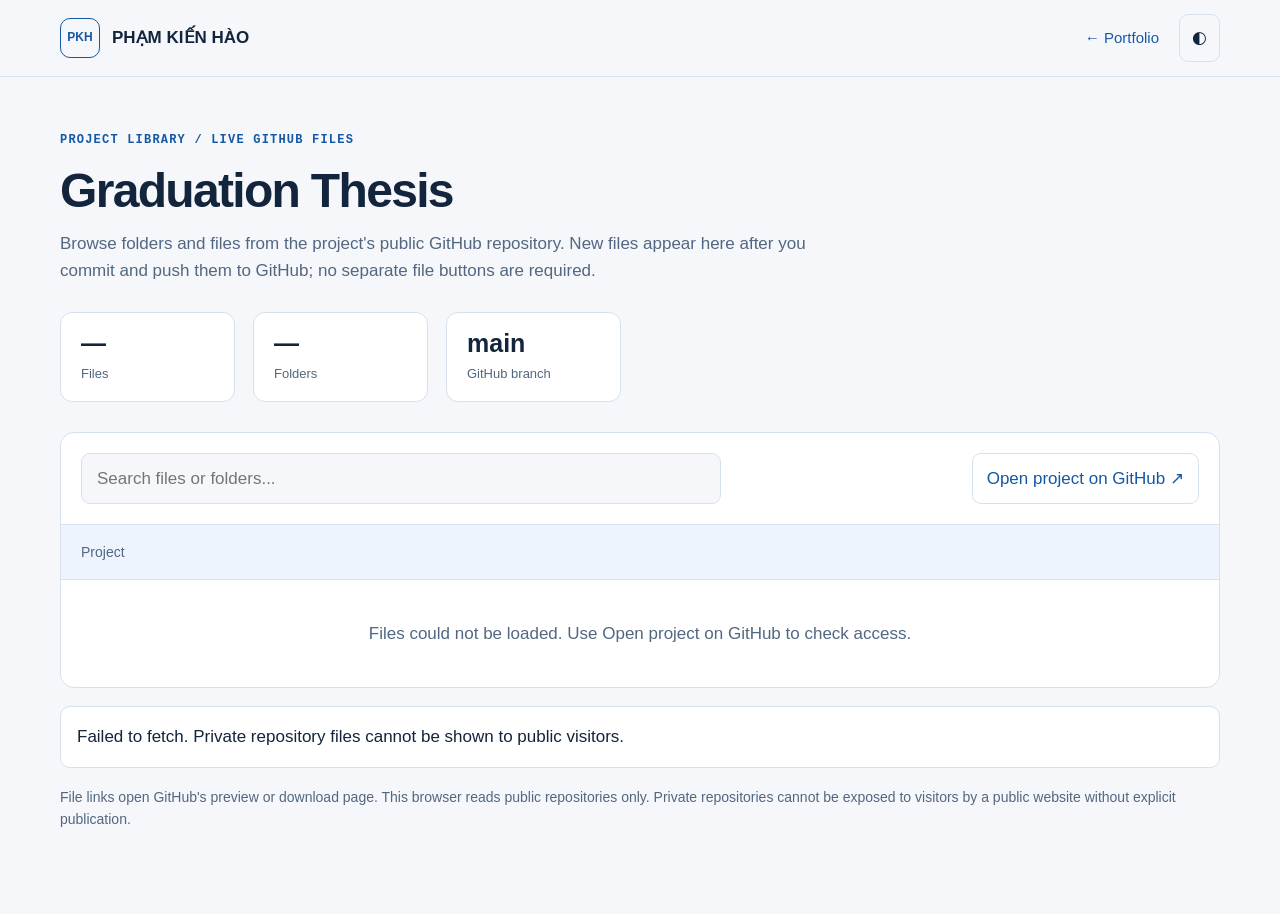
<file: project-files.html>
<!doctype html>
<html lang="en" data-theme="light">
<head>
<meta charset="utf-8">
<meta name="viewport" content="width=device-width,initial-scale=1">
<meta name="description" content="Browse engineering project files in Pham Kien Hao's GitHub portfolio.">
<title>Project Files | Phạm Kiến Hào</title>
<style>
:root{color-scheme:light;--bg:#f5f7fa;--panel:#fff;--ink:#13243d;--muted:#526781;--line:#d7e1ee;--accent:#1458a5;--soft:#edf4fd;--nav:rgba(245,247,250,.96)}
html[data-theme=dark]{color-scheme:dark;--bg:#0b1524;--panel:#132238;--ink:#eef4ff;--muted:#aec0d8;--line:#2b4261;--accent:#84b8ff;--soft:#192d46;--nav:rgba(11,21,36,.96)}
*{box-sizing:border-box}body{margin:0;background:var(--bg);color:var(--ink);font:17px/1.6 Inter,"Segoe UI",Arial,sans-serif}a{color:var(--accent);text-decoration:none}a:hover{text-decoration:underline}button,input{font:inherit}button{cursor:pointer}button:focus-visible,a:focus-visible,input:focus-visible{outline:2px solid var(--accent);outline-offset:3px}
.nav{position:sticky;top:0;background:var(--nav);border-bottom:1px solid var(--line);backdrop-filter:blur(14px);z-index:5}.wrap{width:min(1160px,calc(100% - 40px));margin:auto}.nav .wrap{display:flex;align-items:center;justify-content:space-between;gap:15px;height:76px}.brand{display:flex;align-items:center;gap:12px;color:var(--ink);font-weight:750}.logo{display:grid;place-items:center;height:40px;width:40px;border:1px solid var(--accent);border-radius:10px;color:var(--accent);font-size:12px}.navright{display:flex;align-items:center;gap:20px}.navright a{font-size:15px}.theme{border:1px solid var(--line);border-radius:9px;background:transparent;padding:9px 12px;color:var(--ink)}
main{padding:54px 0 70px}.kicker{font:700 12px/1.5 Consolas,monospace;letter-spacing:.1em;color:var(--accent);text-transform:uppercase}h1{margin:13px 0 10px;letter-spacing:-.035em;line-height:1.2;font-size:clamp(32px,4vw,48px)}.subtitle{margin:0;color:var(--muted);max-width:800px}.stats{display:flex;gap:18px;flex-wrap:wrap;margin:28px 0 30px}.stat{background:var(--panel);border:1px solid var(--line);border-radius:12px;padding:14px 20px;min-width:175px}.stat strong{font-size:25px;display:block;line-height:1.3}.stat span{font-size:13px;color:var(--muted)}.panel{background:var(--panel);border:1px solid var(--line);border-radius:14px;overflow:hidden}.toolbar{display:flex;align-items:center;justify-content:space-between;flex-wrap:wrap;gap:14px;padding:20px;border-bottom:1px solid var(--line)}.search{min-width:260px;flex:1;max-width:640px;border:1px solid var(--line);border-radius:9px;background:var(--bg);padding:11px 15px;color:var(--ink)}.source{border:1px solid var(--line);border-radius:9px;padding:11px 14px;white-space:nowrap}.breadcrumbs{padding:16px 20px;background:var(--soft);border-bottom:1px solid var(--line);display:flex;gap:8px;flex-wrap:wrap;font-size:14px}.breadcrumbs button{border:0;padding:0;background:none;color:var(--accent);font-weight:600}.breadcrumbs span{color:var(--muted)}.entry{display:flex;align-items:center;justify-content:space-between;gap:18px;padding:13px 20px;border-bottom:1px solid var(--line);min-height:56px}.entry:last-child{border-bottom:0}.entry:hover{background:var(--soft)}.entry a,.entry button{display:flex;align-items:center;gap:12px;min-width:0;border:0;background:none;color:var(--ink);text-align:left;padding:0;font-weight:600}.entry .filename{min-width:0;overflow-wrap:anywhere}.entry .kind{display:inline-flex;align-items:center;justify-content:center;border-radius:5px;background:var(--soft);color:var(--accent);font:700 10px/1 Consolas,monospace;min-width:37px;padding:9px 5px;flex:none}.entry .meta{font:13px Consolas,monospace;color:var(--muted);white-space:nowrap}.empty{padding:40px 22px;color:var(--muted);text-align:center}.hint{color:var(--muted);font-size:14px;margin-top:18px}.alert{margin:18px 0;padding:16px;border:1px solid var(--line);border-radius:10px;background:var(--panel)}.hidden{display:none!important}
@media(max-width:650px){.wrap{width:calc(100% - 26px)}.nav .wrap{height:68px}.brand{font-size:13px}.navright{gap:9px}.navright a{font-size:13px}main{padding:31px 0 50px}.stats{gap:10px}.stat{flex:1;min-width:120px;padding:10px 12px}.stat strong{font-size:22px}.toolbar{padding:13px}.search{min-width:100%;max-width:none}.source{width:100%;text-align:center}.entry{padding:12px}.breadcrumbs{padding:13px}.entry .meta{font-size:11px}}
</style>
</head>
<body>
<header class="nav"><div class="wrap">
<a class="brand" href="index.html"><span class="logo">PKH</span><span>PHẠM KIẾN HÀO</span></a>
<div class="navright"><a href="index.html#projects">← Portfolio</a><button id="theme" class="theme" type="button" aria-label="Toggle color theme">◐</button></div>
</div></header>
<main class="wrap">
<div class="kicker">PROJECT LIBRARY / LIVE GITHUB FILES</div>
<h1 id="project-title">Project files</h1>
<p class="subtitle">Browse folders and files from the project's public GitHub repository. New files appear here after you commit and push them to GitHub; no separate file buttons are required.</p>
<div class="stats"><div class="stat"><strong id="files-count">—</strong><span>Files</span></div><div class="stat"><strong id="folders-count">—</strong><span>Folders</span></div><div class="stat"><strong id="branch-name">main</strong><span>GitHub branch</span></div></div>
<div class="panel">
<div class="toolbar"><input id="search" class="search" type="search" placeholder="Search files or folders..." aria-label="Search project files"><a id="github-link" class="source" href="https://github.com/haopham2109-pixel" target="_blank" rel="noopener noreferrer">Open project on GitHub ↗</a></div>
<div id="breadcrumbs" class="breadcrumbs"><span>Project</span></div>
<div id="file-list" aria-live="polite"><div class="empty">Loading files from GitHub...</div></div>
</div>
<div id="error" class="alert hidden" role="status"></div>
<p class="hint">File links open GitHub's preview or download page. This browser reads public repositories only. Private repositories cannot be exposed to visitors by a public website without explicit publication.</p>
</main>
<script>
(function(){
"use strict";
var owner="haopham2109-pixel";
var params=new URLSearchParams(location.search);
var name=params.get("repo")||"Graduation-Thesis";
if(!/^[A-Za-z0-9_.-]{1,100}$/.test(name)||name==="."||name===".."){name="Graduation-Thesis";}
var repoUrl="https://github.com/"+owner+"/"+encodeURIComponent(name);
var tree=[],branch="main",current="";
var title=name.replace(/[-_]/g," ");
document.title=title+" | Project files | Phạm Kiến Hào";
document.getElementById("project-title").textContent=title;
document.getElementById("github-link").href=repoUrl;
var theme=document.getElementById("theme");
function setTheme(t){document.documentElement.dataset.theme=t;try{localStorage.setItem("pkh-theme-v2",t)}catch(e){}}
try{var saved=localStorage.getItem("pkh-theme-v2");if(saved==="dark"||saved==="light")setTheme(saved);}catch(e){}
theme.addEventListener("click",function(){setTheme(document.documentElement.dataset.theme==="dark"?"light":"dark");});
function formatBytes(n){if(typeof n!=="number")return "";if(n<1024)return n+" B";if(n<1048576)return (n/1024).toFixed(1)+" KB";return (n/1048576).toFixed(1)+" MB";}
function encodePath(p){return p.split("/").map(encodeURIComponent).join("/");}
function node(tag,cls,txt){var el=document.createElement(tag);if(cls)el.className=cls;if(txt!==undefined)el.textContent=txt;return el;}
function openFolder(path){current=path;render();document.querySelector(".panel").scrollIntoView({behavior:"smooth",block:"start"});}
function makeEntry(entry,showPath){
 var row=node("div","entry"),action=node(entry.type==="tree"?"button":"a");
 if(entry.type==="tree"){action.type="button";action.addEventListener("click",function(){openFolder(entry.path);});}
 else{action.href=repoUrl+"/blob/"+encodeURIComponent(branch)+"/"+encodePath(entry.path);action.target="_blank";action.rel="noopener noreferrer";}
 action.appendChild(node("span","kind",entry.type==="tree"?"DIR":"FILE"));
 action.appendChild(node("span","filename",showPath?entry.path:entry.path.split("/").pop()));
 row.appendChild(action);row.appendChild(node("span","meta",entry.type==="tree"?"Folder":formatBytes(entry.size)));return row;
}
function breadcrumbs(){
 var el=document.getElementById("breadcrumbs");el.replaceChildren();
 var root=node("button",null,name);root.type="button";root.addEventListener("click",function(){openFolder("");});el.appendChild(root);
 var parts=current?current.split("/"):[];
 for(var i=0;i<parts.length;i++){
   el.appendChild(node("span",null,"/"));
   (function(path,label){var b=node("button",null,label);b.type="button";b.addEventListener("click",function(){openFolder(path);});el.appendChild(b);})(parts.slice(0,i+1).join("/"),parts[i]);
 }
}
function render(){
 breadcrumbs();
 var list=document.getElementById("file-list");list.replaceChildren();
 var search=document.getElementById("search").value.trim().toLowerCase();
 var shown=tree.filter(function(e){
   if(search)return e.type==="blob"&&e.path.toLowerCase().indexOf(search)!==-1;
   var parent=e.path.indexOf("/")<0?"":e.path.slice(0,e.path.lastIndexOf("/"));
   return parent===current;
 }).sort(function(a,b){if(!search&&a.type!==b.type)return a.type==="tree"?-1:1;return a.path.localeCompare(b.path,undefined,{sensitivity:"base"});});
 if(!shown.length){list.appendChild(node("div","empty",search?"No matching files.":"This folder has no tracked files."));return;}
 var fragment=document.createDocumentFragment();
 shown.forEach(function(e){fragment.appendChild(makeEntry(e,Boolean(search)));});list.appendChild(fragment);
}
document.getElementById("search").addEventListener("input",render);
async function load(){
 try{
  var metaResp=await fetch("https://api.github.com/repos/"+owner+"/"+encodeURIComponent(name),{cache:"no-store",headers:{"Accept":"application/vnd.github+json"}});
  if(!metaResp.ok)throw Error(metaResp.status===404?"This repository is private, unavailable, or does not exist.":"Unable to access GitHub repository (HTTP "+metaResp.status+").");
  var meta=await metaResp.json();
  if(meta.private)throw Error("This repository is private; public visitors cannot browse it.");
  branch=meta.default_branch||"main";document.getElementById("branch-name").textContent=branch;
  var resp=await fetch("https://api.github.com/repos/"+owner+"/"+encodeURIComponent(name)+"/git/trees/"+encodeURIComponent(branch)+"?recursive=1",{cache:"no-store",headers:{"Accept":"application/vnd.github+json"}});
  if(!resp.ok)throw Error("Could not load project files from GitHub (HTTP "+resp.status+").");
  var data=await resp.json();tree=Array.isArray(data.tree)?data.tree.filter(function(e){return e.type==="tree"||e.type==="blob";}):[];
  document.getElementById("files-count").textContent=tree.filter(function(e){return e.type==="blob";}).length.toLocaleString("en-US");
  document.getElementById("folders-count").textContent=tree.filter(function(e){return e.type==="tree";}).length.toLocaleString("en-US");
  if(data.truncated){var warning=document.getElementById("error");warning.classList.remove("hidden");warning.textContent="The GitHub file listing was truncated. Open the repository on GitHub for the complete list.";}
  render();
 }catch(err){
  document.getElementById("file-list").replaceChildren(node("div","empty","Files could not be loaded. Use Open project on GitHub to check access."));
  var box=document.getElementById("error");box.classList.remove("hidden");box.textContent=String(err.message||err)+". Private repository files cannot be shown to public visitors.";
 }
}
load();
})();
</script>
</body>
</html>
</file>
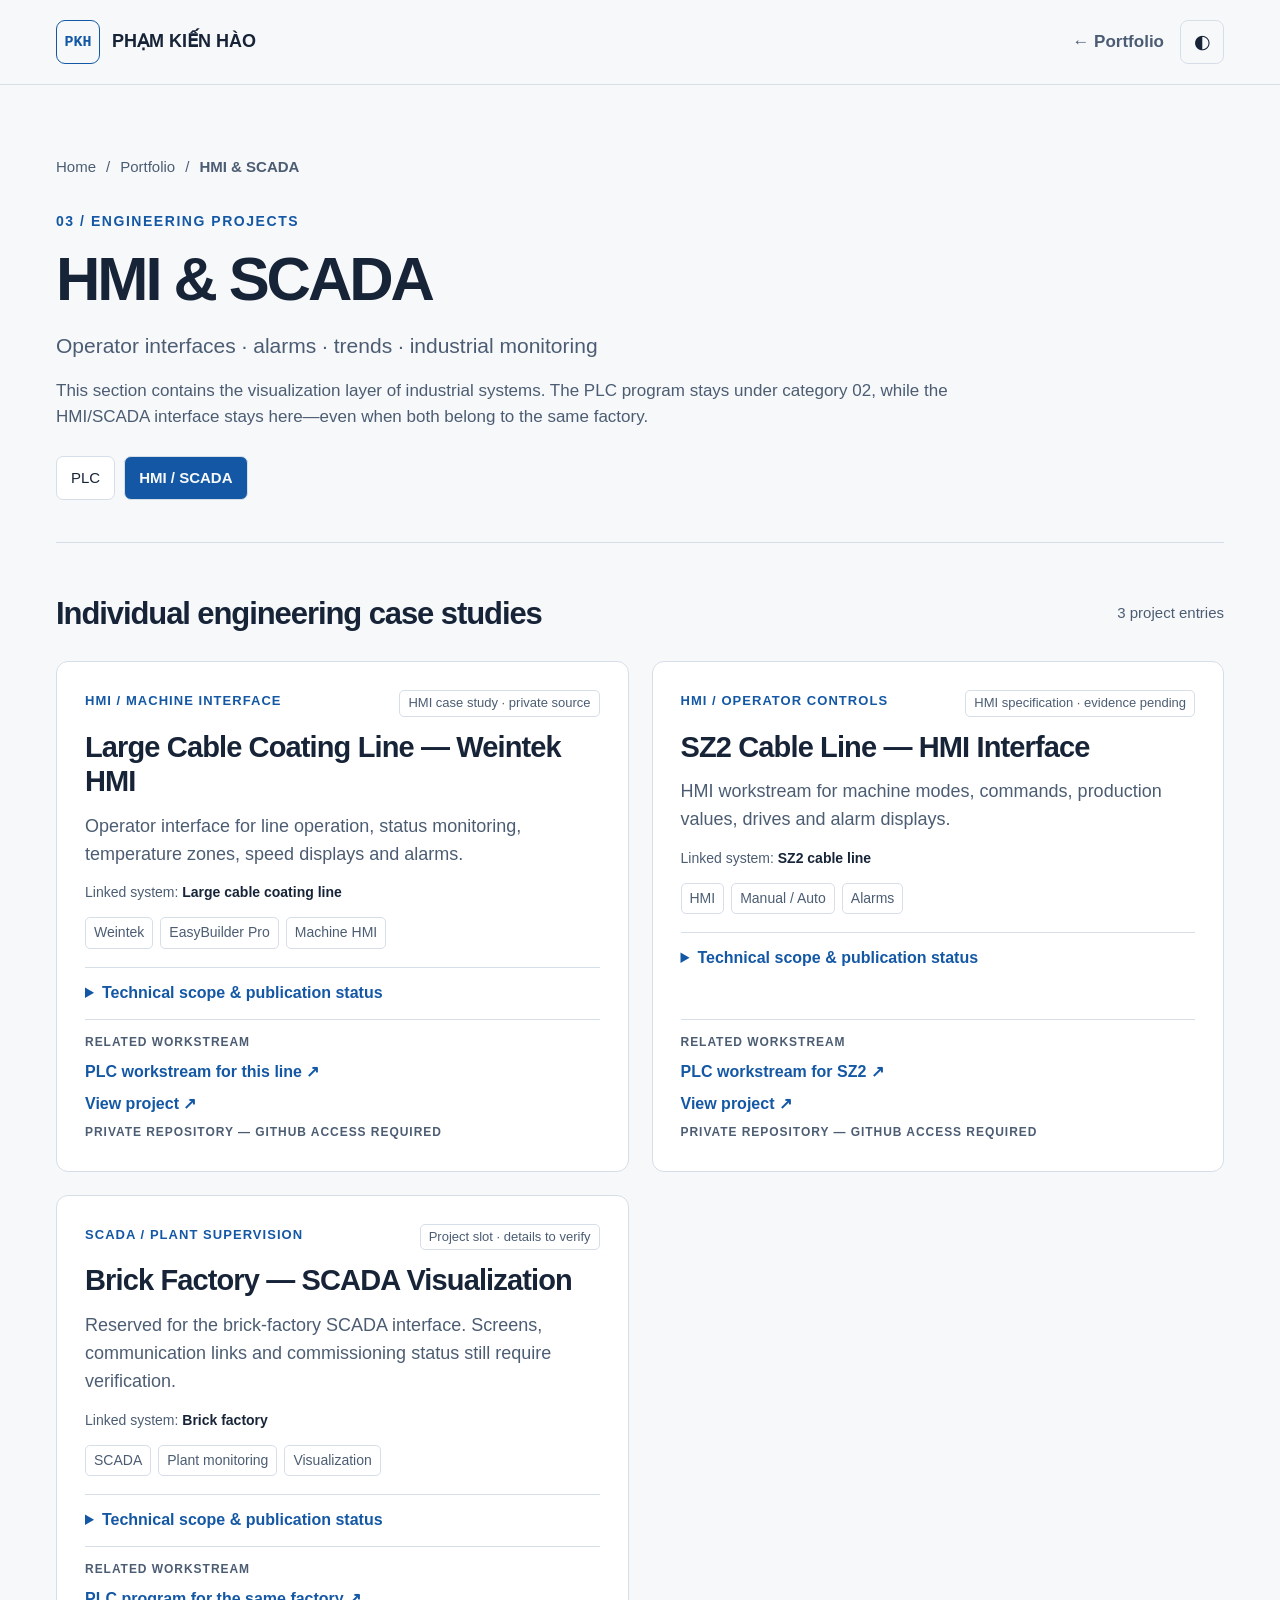
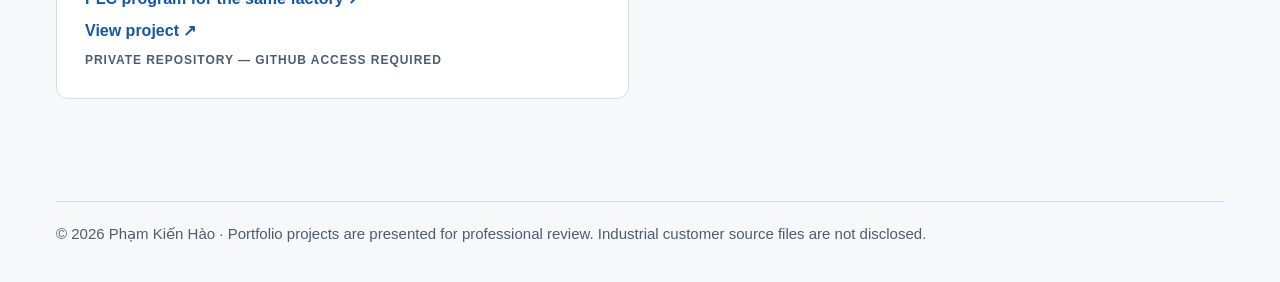
<file: scada-projects.html>
<!doctype html>
<html lang="en" data-theme="light"><head>
<meta charset="utf-8"><meta name="viewport" content="width=device-width,initial-scale=1">
<title>HMI &amp; SCADA | Phạm Kiến Hào</title>
<meta name="description" content="Engineering project collection: HMI &amp; SCADA, by Phạm Kiến Hào.">
<link rel="stylesheet" href="catalog.css">
</head><body data-area="scada">
<a href="#project-list" style="position:absolute;left:-10000px;top:0;z-index:99" onfocus="this.style.left='10px'" onblur="this.style.left='-10000px'">Skip to projects</a>
<header class="nav"><div class="wrap nav-inner"><a class="brand" href="index.html#top"><span class="logo">PKH</span> PHẠM KIẾN HÀO</a><div class="nav-actions"><a href="index.html#projects">← Portfolio</a><button id="theme" class="theme" type="button" aria-label="Switch to dark theme">◐</button></div></div></header>
<main class="wrap"><section class="hero">
<div class="crumb"><a href="index.html">Home</a><span> / </span><a href="index.html#projects">Portfolio</a><span> / </span><strong>HMI &amp; SCADA</strong></div>
<div class="eyebrow">03 / ENGINEERING PROJECTS</div>
<h1>HMI &amp; SCADA</h1>
<p>Operator interfaces · alarms · trends · industrial monitoring</p>
<p class="sub">This section contains the visualization layer of industrial systems. The PLC program stays under category 02, while the HMI/SCADA interface stays here—even when both belong to the same factory.</p>
<nav class="subnav" aria-label="PLC and HMI/SCADA project libraries"><a href="plc-projects.html">PLC</a><a href="scada-projects.html" aria-current="page">HMI / SCADA</a></nav>
</section><section class="section"><div class="sectionhead"><h2>Individual engineering case studies</h2><small id="count"></small></div><div class="grid" id="project-list"></div></section></main>
<footer class="wrap foot">© 2026 Phạm Kiến Hào · Portfolio projects are presented for professional review. Industrial customer source files are not disclosed.</footer>
<script src="catalog-data.js"></script><script src="catalog.js"></script></body></html>
</file>
<file: catalog.css>
/* Category pages V3 — visual language matches portfolio V2; standalone pages */
:root{--bg:#0c1422;--panel:#142237;--panel2:#1c2d44;--ink:#f4f7fc;--muted:#bcc8d8;--line:#34445c;--accent:#80c9ff;--nav:rgba(12,20,34,.97);color-scheme:dark}
html[data-theme="light"]{--bg:#f7f8fa;--panel:#fff;--panel2:#edf2f8;--ink:#172438;--muted:#4c5d73;--line:#d6dee8;--accent:#1458a5;--nav:rgba(247,248,250,.97);color-scheme:light}
*{box-sizing:border-box}html{scroll-behavior:smooth}body{margin:0;background:var(--bg);color:var(--ink);font:19px/1.65 'Segoe UI',Arial,sans-serif}a{color:inherit;text-decoration:none}button{font:inherit;cursor:pointer}a:focus-visible,button:focus-visible,summary:focus-visible{outline:3px solid var(--accent);outline-offset:4px}
.wrap{width:min(1360px,calc(100% - 112px));margin:auto}.nav{position:sticky;top:0;z-index:10;background:var(--nav);border-bottom:1px solid var(--line);backdrop-filter:blur(14px)}.nav-inner{height:84px;display:flex;align-items:center;justify-content:space-between;gap:25px}.brand{display:flex;align-items:center;gap:12px;font-size:18px;font-weight:700;white-space:nowrap}.logo{width:44px;height:44px;border:1px solid var(--accent);color:var(--accent);border-radius:9px;display:grid;place-items:center;font:700 15px Consolas,monospace}.nav-actions{display:flex;align-items:center;gap:16px}.nav-actions a{font-size:17px;font-weight:600;color:var(--muted)}.nav-actions a:hover{color:var(--accent)}.theme{height:44px;width:44px;color:var(--ink);background:transparent;border:1px solid var(--line);border-radius:8px}
.eyebrow{color:var(--accent);font-weight:700;letter-spacing:.11em;text-transform:uppercase;font-size:14px}.hero{padding:70px 0 42px;border-bottom:1px solid var(--line)}.crumb{display:flex;gap:10px;align-items:center;color:var(--muted);font-size:15px;margin-bottom:30px}.crumb a:hover{color:var(--accent)}.hero h1{font-size:clamp(39px,4.8vw,67px);letter-spacing:-.05em;line-height:1.13;margin:11px 0 17px}.hero p{max-width:940px;color:var(--muted);font-size:21px;line-height:1.55;margin:0}.hero .sub{margin-top:15px;font-size:17px}.subnav{display:flex;gap:9px;flex-wrap:wrap;margin:25px 0 0}.subnav a{font-size:15px;padding:9px 14px;border:1px solid var(--line);border-radius:7px;background:var(--panel)}.subnav a[aria-current="page"]{background:var(--accent);color:var(--bg);font-weight:750}.subnav a:hover:not([aria-current="page"]){border-color:var(--accent)}
.section{padding:45px 0 72px}.sectionhead{display:flex;justify-content:space-between;align-items:center;gap:15px;margin-bottom:22px}.sectionhead h2{font-size:31px;letter-spacing:-.035em;margin:0}.sectionhead small{color:var(--muted);font-size:15px}.grid{display:grid;grid-template-columns:repeat(2,minmax(0,1fr));gap:23px}.project{background:var(--panel);border:1px solid var(--line);border-radius:12px;padding:28px;scroll-margin-top:108px;display:flex;flex-direction:column;gap:13px}.project:target{outline:2px solid var(--accent);outline-offset:2px}.project-top{display:flex;align-items:flex-start;justify-content:space-between;gap:10px}.category{color:var(--accent);font-size:13px;font-weight:750;letter-spacing:.08em;text-transform:uppercase}.status{font-size:13px;border:1px solid var(--line);border-radius:5px;padding:3px 8px;line-height:1.4;color:var(--muted);text-align:right}.project h3{font-size:29px;line-height:1.2;letter-spacing:-.03em;margin:0}.project p{margin:0;color:var(--muted);font-size:18px;line-height:1.56}.system{font-size:14px;color:var(--muted)}.system strong{color:var(--ink)}.tags{display:flex;gap:7px;flex-wrap:wrap}.tag{font-size:14px;border:1px solid var(--line);border-radius:5px;padding:3px 8px;color:var(--muted)}details{border-top:1px solid var(--line);margin-top:5px;padding-top:12px}summary{font-size:16px;cursor:pointer;font-weight:750;color:var(--accent)}details ul{padding-left:23px;color:var(--muted);margin:12px 0;font-size:16px}.related{border-top:1px solid var(--line);padding-top:13px;display:grid;gap:6px;margin-top:auto}.related small{font-size:12px;letter-spacing:.08em;color:var(--muted);font-weight:700;text-transform:uppercase}.related a{color:var(--accent);font-size:16px;font-weight:650}.related a:hover{text-decoration:underline}.foot{margin-top:30px;padding:20px 0 35px;color:var(--muted);font-size:15px;border-top:1px solid var(--line)}.empty{padding:25px;border:1px dashed var(--line);border-radius:10px;color:var(--muted)}
@media(max-width:990px){.wrap{width:calc(100% - 60px)}.grid{grid-template-columns:1fr}.nav-inner{height:70px}}
@media(max-width:650px){body{font-size:17px}.wrap{width:calc(100% - 32px)}.brand{font-size:15px}.logo{width:38px;height:38px}.nav-actions a{font-size:14px}.theme{width:38px;height:38px}.hero{padding:42px 0 30px}.hero h1{font-size:clamp(36px,9vw,53px)}.hero p{font-size:18px}.project{padding:21px}.project h3{font-size:26px}.project p{font-size:17px}.section{padding-top:30px}.sectionhead{flex-direction:column;align-items:flex-start}.crumb{font-size:13px;flex-wrap:wrap}.subnav a{font-size:14px}}
@media(prefers-reduced-motion:reduce){html{scroll-behavior:auto}}
</file>
